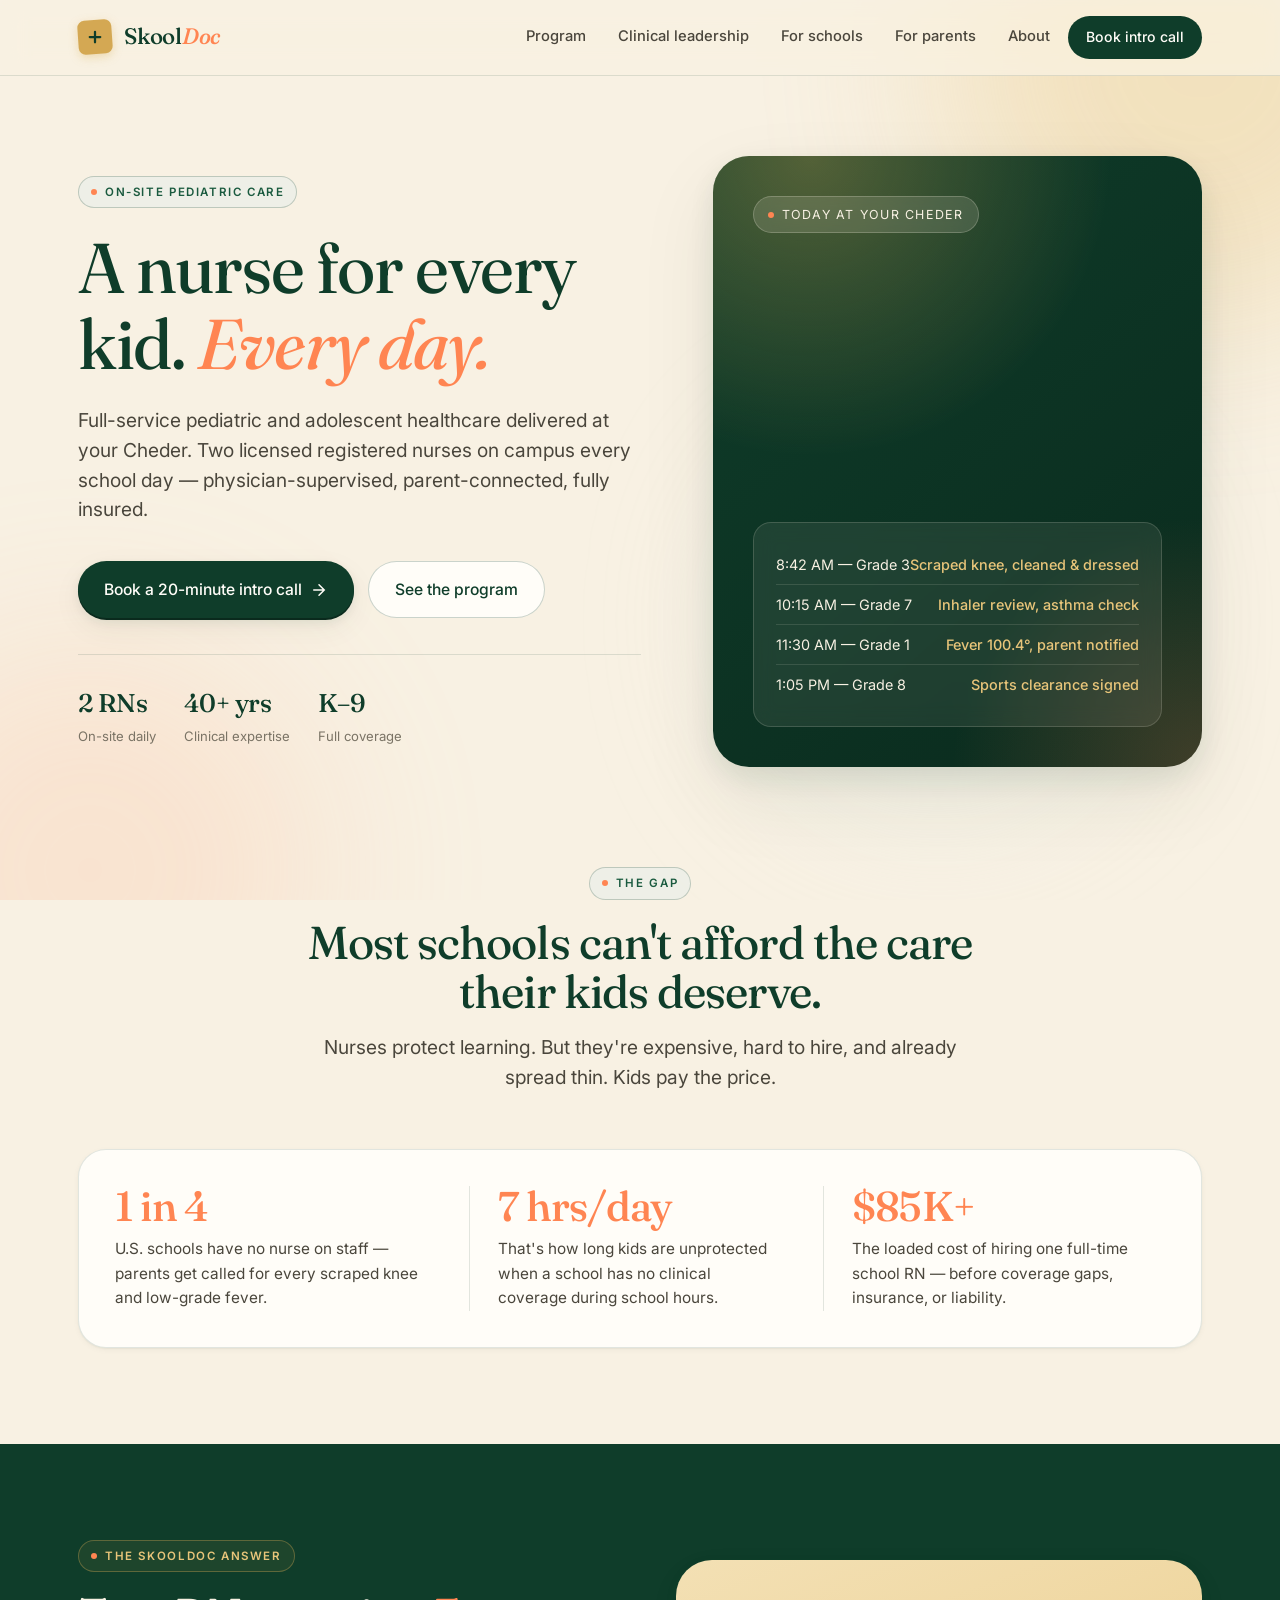
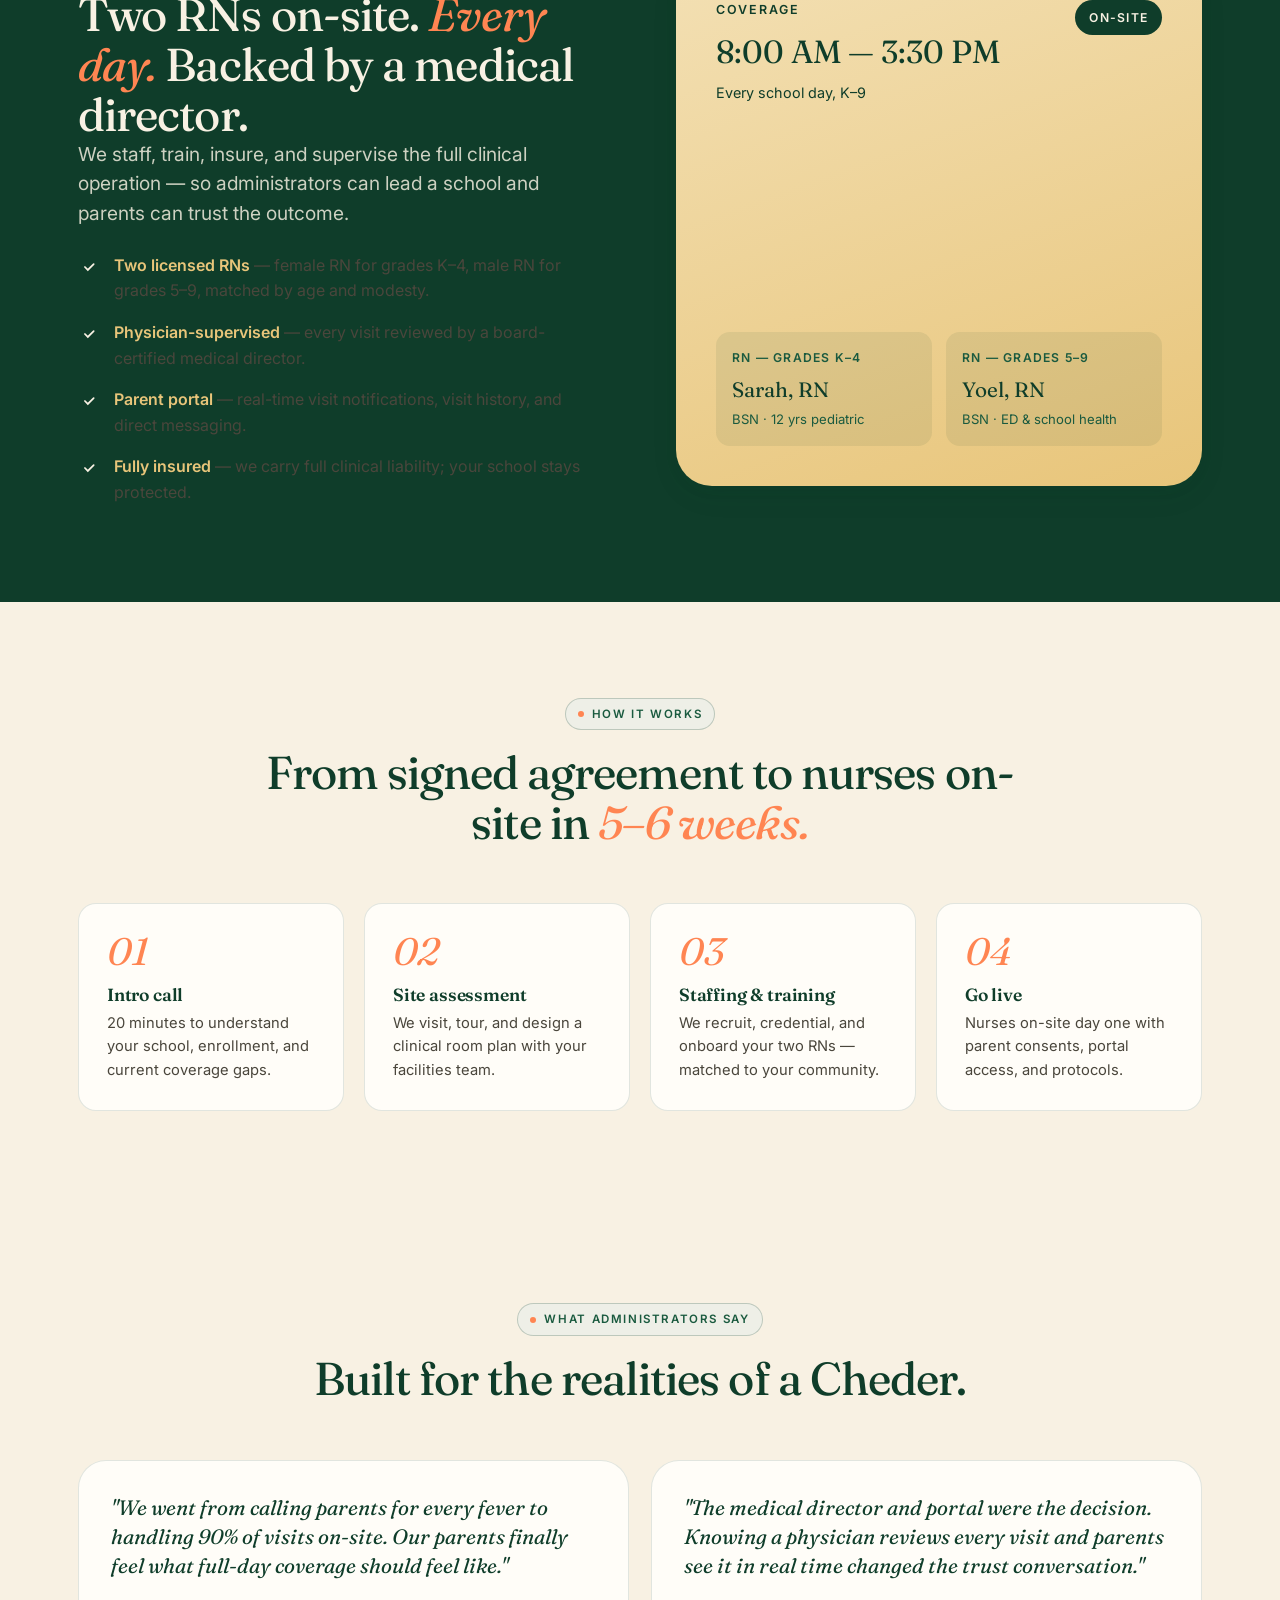
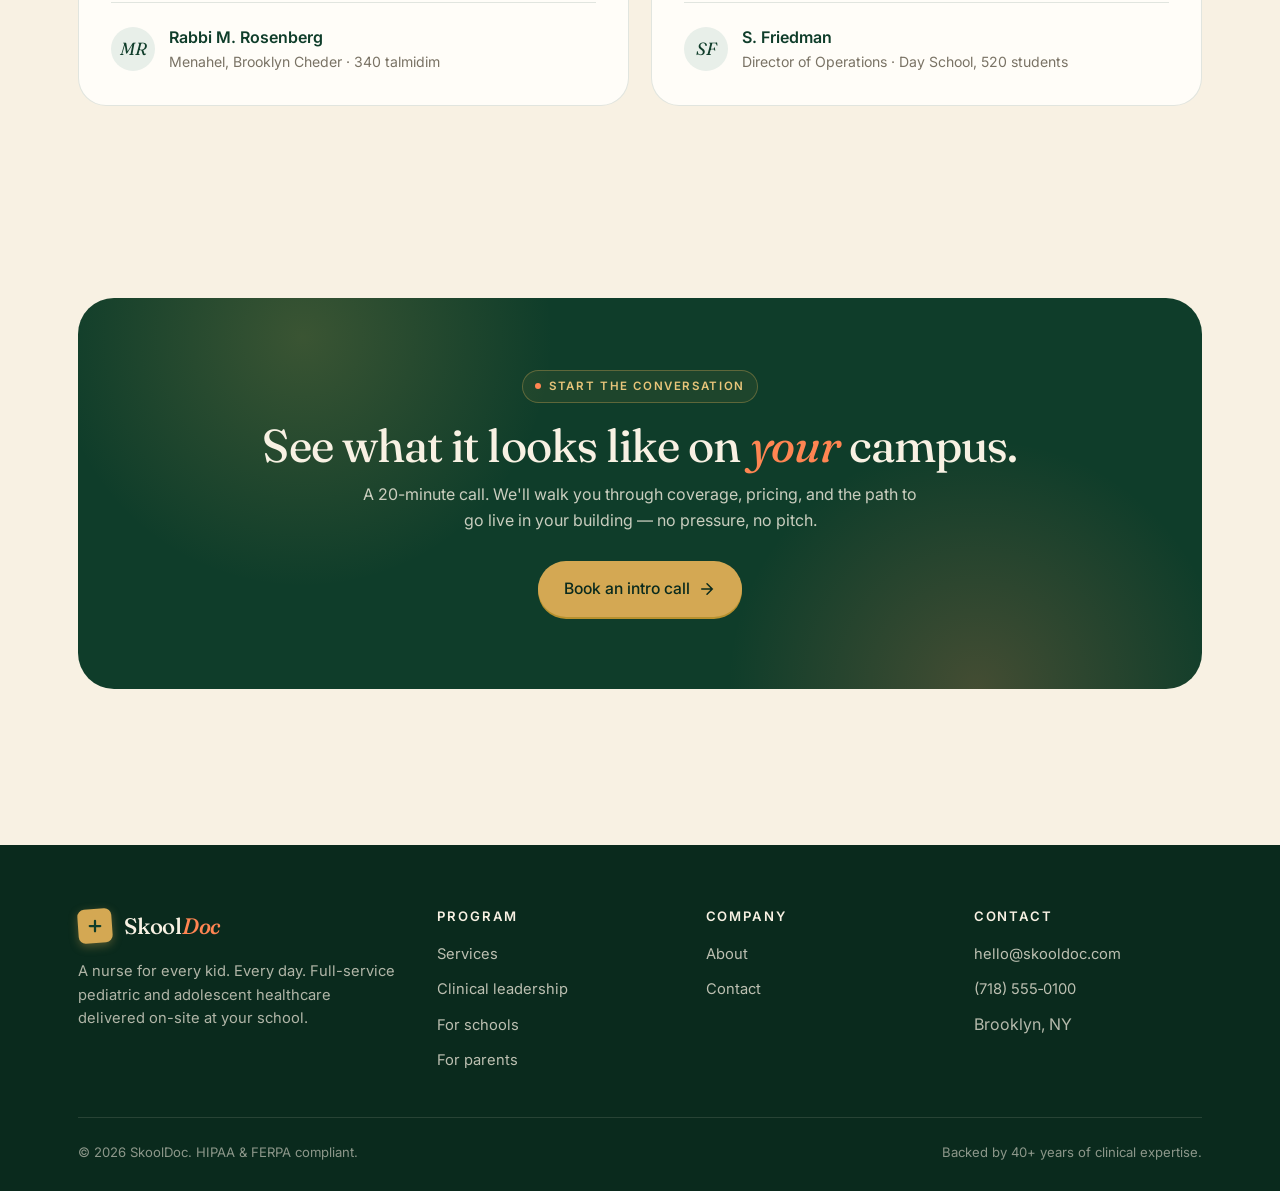
<file: index.html>
<!doctype html>
<html lang="en">
<head>
<meta charset="utf-8">
<meta name="viewport" content="width=device-width,initial-scale=1">
<title>SkoolDoc — A nurse for every kid. Every day.</title>
<meta name="description" content="Full-service pediatric and adolescent healthcare delivered on-site at your school, every day. Two licensed RNs, physician-supervised.">
<link rel="preconnect" href="https://fonts.googleapis.com">
<link rel="preconnect" href="https://fonts.gstatic.com" crossorigin>
<link href="https://fonts.googleapis.com/css2?family=Fraunces:ital,opsz,wght@0,9..144,400;0,9..144,500;0,9..144,600;1,9..144,400;1,9..144,500&family=Inter:wght@400;500;600;700&display=swap" rel="stylesheet">
<link rel="stylesheet" href="styles.css">
</head>
<body>
<div class="page-bg">
  <div class="blob blob-1"></div>
  <div class="blob blob-2"></div>
  <div class="blob blob-3"></div>
</div>

<header class="nav">
  <div class="nav-inner">
    <a class="logo" href="index.html">
      <span class="logo-mark"><svg viewBox="0 0 24 24" fill="none" stroke="#0F3D2A" stroke-width="3" stroke-linecap="round"><path d="M12 5v14M5 12h14"/></svg></span>
      <span class="logo-word">Skool<span class="doc">Doc</span></span>
    </a>
    <button class="nav-toggle" aria-label="Toggle menu" aria-expanded="false">
      <svg width="22" height="22" viewBox="0 0 24 24" fill="none" stroke="currentColor" stroke-width="2" stroke-linecap="round"><path d="M3 6h18M3 12h18M3 18h18"/></svg>
    </button>
    <nav class="nav-links">
      <a class="nav-link" href="program.html">Program</a>
      <a class="nav-link" href="clinical-leadership.html">Clinical leadership</a>
      <a class="nav-link" href="schools.html">For schools</a>
      <a class="nav-link" href="parents.html">For parents</a>
      <a class="nav-link" href="about.html">About</a>
      <a class="nav-cta" href="contact.html">Book intro call</a>
    </nav>
  </div>
</header>

<!-- HERO -->
<section class="hero">
  <div class="container hero-grid">
    <div class="hero-copy reveal">
      <span class="eyebrow">On-site pediatric care</span>
      <h1 style="margin-top:22px">A nurse for every kid. <span class="italic">Every day.</span></h1>
      <p class="lead">Full-service pediatric and adolescent healthcare delivered at your Cheder. Two licensed registered nurses on campus every school day — physician-supervised, parent-connected, fully insured.</p>
      <div class="hero-ctas">
        <a class="btn btn-primary" href="contact.html">Book a 20-minute intro call
          <svg viewBox="0 0 24 24" fill="none" stroke="currentColor" stroke-width="2" stroke-linecap="round"><path d="M5 12h14M12 5l7 7-7 7"/></svg>
        </a>
        <a class="btn btn-secondary" href="program.html">See the program</a>
      </div>
      <div class="hero-proof">
        <div class="proof-item"><span class="proof-num">2 RNs</span><span class="proof-label">On-site daily</span></div>
        <div class="proof-item"><span class="proof-num">40+ yrs</span><span class="proof-label">Clinical expertise</span></div>
        <div class="proof-item"><span class="proof-num">K–9</span><span class="proof-label">Full coverage</span></div>
      </div>
    </div>

    <div class="hero-art reveal">
      <div class="hero-art-inner">
        <span class="hero-badge">Today at your Cheder</span>
        <div class="hero-art-card">
          <div class="row"><span>8:42 AM — Grade 3</span><b>Scraped knee, cleaned & dressed</b></div>
          <div class="row"><span>10:15 AM — Grade 7</span><b>Inhaler review, asthma check</b></div>
          <div class="row"><span>11:30 AM — Grade 1</span><b>Fever 100.4°, parent notified</b></div>
          <div class="row"><span>1:05 PM — Grade 8</span><b>Sports clearance signed</b></div>
        </div>
      </div>
    </div>
  </div>
</section>

<!-- PROBLEM -->
<section class="section" style="padding-top:40px">
  <div class="container">
    <div class="section-header reveal">
      <span class="eyebrow">The gap</span>
      <h2>Most schools can't afford the care their kids deserve.</h2>
      <p class="lead">Nurses protect learning. But they're expensive, hard to hire, and already spread thin. Kids pay the price.</p>
    </div>
    <div class="problem-strip reveal">
      <div class="problem-stat">
        <div class="big">1 in 4</div>
        <p>U.S. schools have no nurse on staff — parents get called for every scraped knee and low-grade fever.</p>
      </div>
      <div class="problem-stat">
        <div class="big">7 hrs/day</div>
        <p>That's how long kids are unprotected when a school has no clinical coverage during school hours.</p>
      </div>
      <div class="problem-stat">
        <div class="big">$85K+</div>
        <p>The loaded cost of hiring one full-time school RN — before coverage gaps, insurance, or liability.</p>
      </div>
    </div>
  </div>
</section>

<!-- SOLUTION -->
<section class="section section-emerald">
  <div class="container">
    <div class="split">
      <div class="reveal">
        <span class="eyebrow">The SkoolDoc answer</span>
        <h2 style="margin-top:18px">Two RNs on-site. <span class="italic">Every day.</span> Backed by a medical director.</h2>
        <p class="lead" style="color:rgba(248,241,227,0.82)">We staff, train, insure, and supervise the full clinical operation — so administrators can lead a school and parents can trust the outcome.</p>
        <ul class="bullets" style="color:rgba(248,241,227,0.85)">
          <li><strong style="color:var(--gold-soft)">Two licensed RNs</strong> — female RN for grades K–4, male RN for grades 5–9, matched by age and modesty.</li>
          <li><strong style="color:var(--gold-soft)">Physician-supervised</strong> — every visit reviewed by a board-certified medical director.</li>
          <li><strong style="color:var(--gold-soft)">Parent portal</strong> — real-time visit notifications, visit history, and direct messaging.</li>
          <li><strong style="color:var(--gold-soft)">Fully insured</strong> — we carry full clinical liability; your school stays protected.</li>
        </ul>
      </div>
      <div class="split-art gold reveal">
        <div class="split-art-inner" style="color:var(--emerald)">
          <div style="display:flex;justify-content:space-between;align-items:flex-start">
            <div>
              <div style="font-size:.78rem;letter-spacing:.14em;text-transform:uppercase;font-weight:600">Coverage</div>
              <div class="serif" style="font-size:2rem;margin-top:6px">8:00 AM — 3:30 PM</div>
              <div style="font-size:.9rem;margin-top:4px">Every school day, K–9</div>
            </div>
            <span style="padding:8px 14px;background:var(--emerald);color:var(--cream);border-radius:999px;font-size:.76rem;letter-spacing:.1em;text-transform:uppercase;font-weight:600">On-site</span>
          </div>
          <div style="display:grid;grid-template-columns:1fr 1fr;gap:14px">
            <div style="background:rgba(15,61,42,0.08);padding:16px;border-radius:14px">
              <div style="font-size:.76rem;color:var(--emerald-soft);font-weight:600;text-transform:uppercase;letter-spacing:.1em">RN — Grades K–4</div>
              <div class="serif" style="font-size:1.3rem;margin-top:6px">Sarah, RN</div>
              <div style="font-size:.82rem;color:var(--emerald-soft);margin-top:2px">BSN · 12 yrs pediatric</div>
            </div>
            <div style="background:rgba(15,61,42,0.08);padding:16px;border-radius:14px">
              <div style="font-size:.76rem;color:var(--emerald-soft);font-weight:600;text-transform:uppercase;letter-spacing:.1em">RN — Grades 5–9</div>
              <div class="serif" style="font-size:1.3rem;margin-top:6px">Yoel, RN</div>
              <div style="font-size:.82rem;color:var(--emerald-soft);margin-top:2px">BSN · ED & school health</div>
            </div>
          </div>
        </div>
      </div>
    </div>
  </div>
</section>

<!-- HOW IT WORKS -->
<section class="section">
  <div class="container">
    <div class="section-header reveal">
      <span class="eyebrow">How it works</span>
      <h2>From signed agreement to nurses on-site in <span class="italic">5–6 weeks.</span></h2>
    </div>
    <div class="steps">
      <div class="step reveal"><span class="num">01</span><h4>Intro call</h4><p>20 minutes to understand your school, enrollment, and current coverage gaps.</p></div>
      <div class="step reveal"><span class="num">02</span><h4>Site assessment</h4><p>We visit, tour, and design a clinical room plan with your facilities team.</p></div>
      <div class="step reveal"><span class="num">03</span><h4>Staffing & training</h4><p>We recruit, credential, and onboard your two RNs — matched to your community.</p></div>
      <div class="step reveal"><span class="num">04</span><h4>Go live</h4><p>Nurses on-site day one with parent consents, portal access, and protocols.</p></div>
    </div>
  </div>
</section>

<!-- SOCIAL PROOF -->
<section class="section">
  <div class="container">
    <div class="section-header reveal">
      <span class="eyebrow">What administrators say</span>
      <h2>Built for the realities of a Cheder.</h2>
    </div>
    <div class="grid-2">
      <div class="card reveal">
        <p class="serif" style="font-size:1.3rem;color:var(--emerald);line-height:1.4;font-style:italic">"We went from calling parents for every fever to handling 90% of visits on-site. Our parents finally feel what full-day coverage should feel like."</p>
        <div style="display:flex;align-items:center;gap:14px;margin-top:22px;padding-top:22px;border-top:1px solid var(--line)">
          <div style="width:44px;height:44px;border-radius:50%;background:var(--emerald-tint);display:grid;place-items:center;color:var(--emerald);font-family:var(--serif);font-size:1.1rem;font-style:italic">MR</div>
          <div>
            <div style="font-weight:600;color:var(--emerald)">Rabbi M. Rosenberg</div>
            <div style="font-size:.88rem;color:var(--muted)">Menahel, Brooklyn Cheder · 340 talmidim</div>
          </div>
        </div>
      </div>
      <div class="card reveal">
        <p class="serif" style="font-size:1.3rem;color:var(--emerald);line-height:1.4;font-style:italic">"The medical director and portal were the decision. Knowing a physician reviews every visit and parents see it in real time changed the trust conversation."</p>
        <div style="display:flex;align-items:center;gap:14px;margin-top:22px;padding-top:22px;border-top:1px solid var(--line)">
          <div style="width:44px;height:44px;border-radius:50%;background:var(--emerald-tint);display:grid;place-items:center;color:var(--emerald);font-family:var(--serif);font-size:1.1rem;font-style:italic">SF</div>
          <div>
            <div style="font-weight:600;color:var(--emerald)">S. Friedman</div>
            <div style="font-size:.88rem;color:var(--muted)">Director of Operations · Day School, 520 students</div>
          </div>
        </div>
      </div>
    </div>
  </div>
</section>

<!-- CTA -->
<section class="section">
  <div class="container">
    <div class="cta-banner reveal">
      <span class="eyebrow" style="color:var(--gold-soft);border-color:rgba(212,168,83,0.35);background:rgba(212,168,83,0.08)">Start the conversation</span>
      <h2 style="margin-top:18px">See what it looks like on <span class="italic">your</span> campus.</h2>
      <p>A 20-minute call. We'll walk you through coverage, pricing, and the path to go live in your building — no pressure, no pitch.</p>
      <a class="btn btn-primary" href="contact.html">Book an intro call
        <svg viewBox="0 0 24 24" fill="none" stroke="currentColor" stroke-width="2" stroke-linecap="round"><path d="M5 12h14M12 5l7 7-7 7"/></svg>
      </a>
    </div>
  </div>
</section>

<footer class="footer">
  <div class="container">
    <div class="footer-grid">
      <div>
        <a class="logo" href="index.html">
          <span class="logo-mark"><svg viewBox="0 0 24 24" fill="none" stroke="#0F3D2A" stroke-width="3" stroke-linecap="round"><path d="M12 5v14M5 12h14"/></svg></span>
          <span class="logo-word">Skool<span class="doc">Doc</span></span>
        </a>
        <p class="footer-about">A nurse for every kid. Every day. Full-service pediatric and adolescent healthcare delivered on-site at your school.</p>
      </div>
      <div><h4>Program</h4><ul>
        <li><a href="program.html">Services</a></li>
        <li><a href="clinical-leadership.html">Clinical leadership</a></li>
        <li><a href="schools.html">For schools</a></li>
        <li><a href="parents.html">For parents</a></li>
      </ul></div>
      <div><h4>Company</h4><ul>
        <li><a href="about.html">About</a></li>
        <li><a href="contact.html">Contact</a></li>
      </ul></div>
      <div><h4>Contact</h4><ul>
        <li><a href="mailto:hello@skooldoc.com">hello@skooldoc.com</a></li>
        <li><a href="tel:+17185550100">(718) 555‑0100</a></li>
        <li>Brooklyn, NY</li>
      </ul></div>
    </div>
    <div class="footer-bottom">
      <span>© 2026 SkoolDoc. HIPAA & FERPA compliant.</span>
      <span>Backed by 40+ years of clinical expertise.</span>
    </div>
  </div>
</footer>

<script src="script.js"></script>
</body>
</html>
</file>
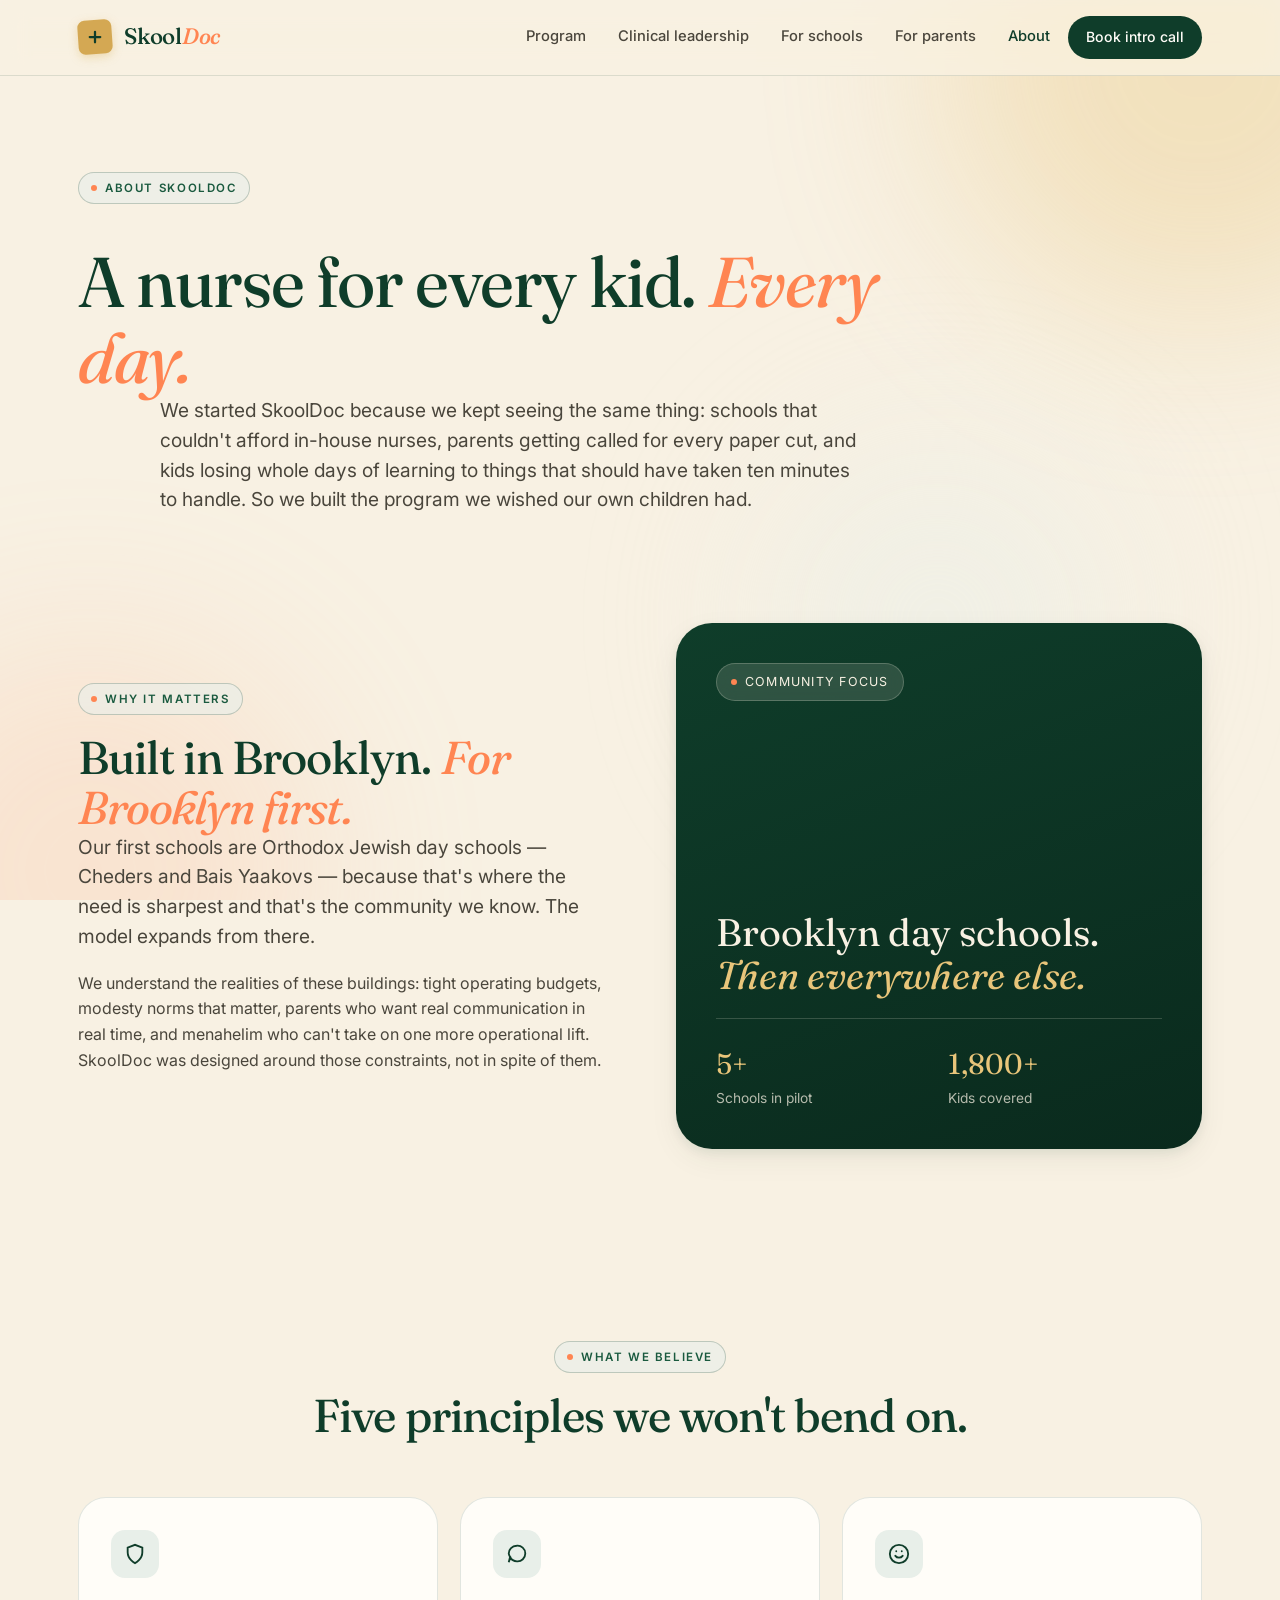
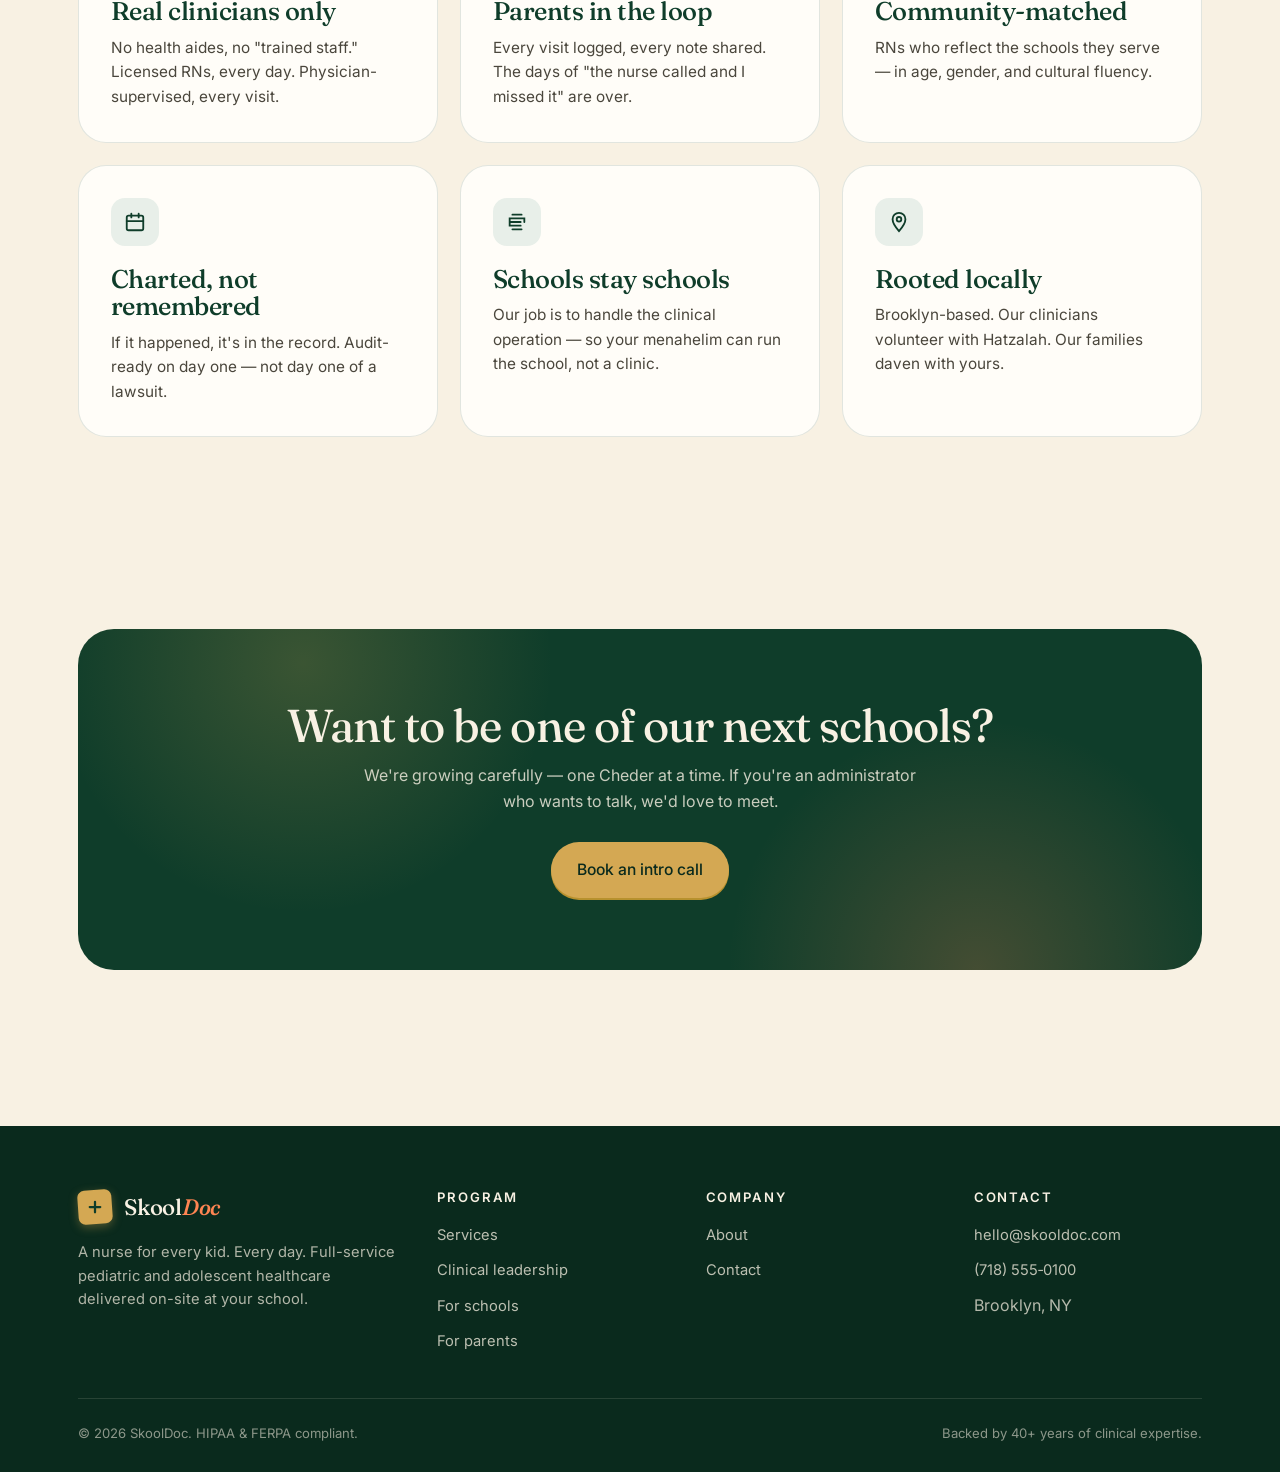
<file: about.html>
<!doctype html>
<html lang="en">
<head>
<meta charset="utf-8">
<meta name="viewport" content="width=device-width,initial-scale=1">
<title>About — SkoolDoc</title>
<meta name="description" content="Why SkoolDoc exists. Built in Brooklyn, for Brooklyn schools first — by people who grew up in these communities.">
<link rel="preconnect" href="https://fonts.googleapis.com">
<link rel="preconnect" href="https://fonts.gstatic.com" crossorigin>
<link href="https://fonts.googleapis.com/css2?family=Fraunces:ital,opsz,wght@0,9..144,400;0,9..144,500;0,9..144,600;1,9..144,400;1,9..144,500&family=Inter:wght@400;500;600;700&display=swap" rel="stylesheet">
<link rel="stylesheet" href="styles.css">
</head>
<body>
<div class="page-bg">
  <div class="blob blob-1"></div>
  <div class="blob blob-2"></div>
  <div class="blob blob-3"></div>
</div>

<header class="nav">
  <div class="nav-inner">
    <a class="logo" href="index.html">
      <span class="logo-mark"><svg viewBox="0 0 24 24" fill="none" stroke="#0F3D2A" stroke-width="3" stroke-linecap="round"><path d="M12 5v14M5 12h14"/></svg></span>
      <span class="logo-word">Skool<span class="doc">Doc</span></span>
    </a>
    <button class="nav-toggle" aria-label="Toggle menu" aria-expanded="false">
      <svg width="22" height="22" viewBox="0 0 24 24" fill="none" stroke="currentColor" stroke-width="2" stroke-linecap="round"><path d="M3 6h18M3 12h18M3 18h18"/></svg>
    </button>
    <nav class="nav-links">
      <a class="nav-link" href="program.html">Program</a>
      <a class="nav-link" href="clinical-leadership.html">Clinical leadership</a>
      <a class="nav-link" href="schools.html">For schools</a>
      <a class="nav-link" href="parents.html">For parents</a>
      <a class="nav-link" href="about.html">About</a>
      <a class="nav-cta" href="contact.html">Book intro call</a>
    </nav>
  </div>
</header>

<!-- Mission -->
<section class="section" style="padding-bottom:32px">
  <div class="container">
    <div class="section-header left reveal" style="max-width:860px">
      <span class="eyebrow">About SkoolDoc</span>
      <h1 style="margin-top:22px">A nurse for every kid. <span class="italic">Every day.</span></h1>
      <p class="lead mt-m">We started SkoolDoc because we kept seeing the same thing: schools that couldn't afford in-house nurses, parents getting called for every paper cut, and kids losing whole days of learning to things that should have taken ten minutes to handle. So we built the program we wished our own children had.</p>
    </div>
  </div>
</section>

<!-- Why it matters -->
<section class="section" style="padding-top:20px">
  <div class="container">
    <div class="split">
      <div class="reveal">
        <span class="eyebrow">Why it matters</span>
        <h2 style="margin-top:18px">Built in Brooklyn. <span class="italic">For Brooklyn first.</span></h2>
        <p class="lead">Our first schools are Orthodox Jewish day schools — Cheders and Bais Yaakovs — because that's where the need is sharpest and that's the community we know. The model expands from there.</p>
        <p>We understand the realities of these buildings: tight operating budgets, modesty norms that matter, parents who want real communication in real time, and menahelim who can't take on one more operational lift. SkoolDoc was designed around those constraints, not in spite of them.</p>
      </div>
      <div class="split-art emerald reveal">
        <div class="split-art-inner">
          <span class="hero-badge">Community focus</span>
          <div>
            <div class="serif" style="font-size:2.4rem;color:var(--cream);line-height:1.1">Brooklyn day schools.</div>
            <div class="serif" style="font-size:2.4rem;color:var(--gold-soft);line-height:1.1;font-style:italic">Then everywhere else.</div>
            <div style="margin-top:22px;padding-top:22px;border-top:1px solid rgba(248,241,227,0.18);display:grid;grid-template-columns:1fr 1fr;gap:18px">
              <div><div style="font-family:var(--serif);font-size:1.8rem;color:var(--gold-soft)">5+</div><div style="font-size:.86rem;color:rgba(248,241,227,0.72)">Schools in pilot</div></div>
              <div><div style="font-family:var(--serif);font-size:1.8rem;color:var(--gold-soft)">1,800+</div><div style="font-size:.86rem;color:rgba(248,241,227,0.72)">Kids covered</div></div>
            </div>
          </div>
        </div>
      </div>
    </div>
  </div>
</section>

<!-- Principles -->
<section class="section">
  <div class="container">
    <div class="section-header reveal">
      <span class="eyebrow">What we believe</span>
      <h2>Five principles we won't bend on.</h2>
    </div>
    <div class="grid-3">
      <div class="card reveal">
        <div class="card-icon"><svg viewBox="0 0 24 24" fill="none" stroke="currentColor" stroke-width="2" stroke-linecap="round"><path d="M12 22s8-4 8-12V5l-8-3-8 3v5c0 8 8 12 8 12z"/></svg></div>
        <h3>Real clinicians only</h3>
        <p>No health aides, no "trained staff." Licensed RNs, every day. Physician-supervised, every visit.</p>
      </div>
      <div class="card reveal">
        <div class="card-icon"><svg viewBox="0 0 24 24" fill="none" stroke="currentColor" stroke-width="2" stroke-linecap="round"><path d="M21 11.5a8.38 8.38 0 01-9 8.5 8.5 8.5 0 01-7.6-4.7L3 21l1.9-5.4A8.38 8.38 0 013 11.5a8.5 8.5 0 018.5-8.5 8.38 8.38 0 019.5 8.5z"/></svg></div>
        <h3>Parents in the loop</h3>
        <p>Every visit logged, every note shared. The days of "the nurse called and I missed it" are over.</p>
      </div>
      <div class="card reveal">
        <div class="card-icon"><svg viewBox="0 0 24 24" fill="none" stroke="currentColor" stroke-width="2" stroke-linecap="round"><circle cx="12" cy="12" r="10"/><path d="M8 14s1.5 2 4 2 4-2 4-2M9 9h.01M15 9h.01"/></svg></div>
        <h3>Community-matched</h3>
        <p>RNs who reflect the schools they serve — in age, gender, and cultural fluency.</p>
      </div>
      <div class="card reveal">
        <div class="card-icon"><svg viewBox="0 0 24 24" fill="none" stroke="currentColor" stroke-width="2" stroke-linecap="round"><rect x="3" y="5" width="18" height="16" rx="2"/><path d="M8 3v4M16 3v4M3 11h18"/></svg></div>
        <h3>Charted, not remembered</h3>
        <p>If it happened, it's in the record. Audit-ready on day one — not day one of a lawsuit.</p>
      </div>
      <div class="card reveal">
        <div class="card-icon"><svg viewBox="0 0 24 24" fill="none" stroke="currentColor" stroke-width="2" stroke-linecap="round"><path d="M20 12V8H4v8h12M4 12h12M7 4h10M7 20h10"/></svg></div>
        <h3>Schools stay schools</h3>
        <p>Our job is to handle the clinical operation — so your menahelim can run the school, not a clinic.</p>
      </div>
      <div class="card reveal">
        <div class="card-icon"><svg viewBox="0 0 24 24" fill="none" stroke="currentColor" stroke-width="2" stroke-linecap="round"><path d="M12 2a7 7 0 00-7 7c0 5 7 13 7 13s7-8 7-13a7 7 0 00-7-7z"/><circle cx="12" cy="9" r="2.5"/></svg></div>
        <h3>Rooted locally</h3>
        <p>Brooklyn-based. Our clinicians volunteer with Hatzalah. Our families daven with yours.</p>
      </div>
    </div>
  </div>
</section>

<!-- CTA -->
<section class="section">
  <div class="container">
    <div class="cta-banner reveal">
      <h2>Want to be one of our next schools?</h2>
      <p>We're growing carefully — one Cheder at a time. If you're an administrator who wants to talk, we'd love to meet.</p>
      <a class="btn btn-primary" href="contact.html">Book an intro call</a>
    </div>
  </div>
</section>

<footer class="footer">
  <div class="container">
    <div class="footer-grid">
      <div>
        <a class="logo" href="index.html">
          <span class="logo-mark"><svg viewBox="0 0 24 24" fill="none" stroke="#0F3D2A" stroke-width="3" stroke-linecap="round"><path d="M12 5v14M5 12h14"/></svg></span>
          <span class="logo-word">Skool<span class="doc">Doc</span></span>
        </a>
        <p class="footer-about">A nurse for every kid. Every day. Full-service pediatric and adolescent healthcare delivered on-site at your school.</p>
      </div>
      <div><h4>Program</h4><ul>
        <li><a href="program.html">Services</a></li>
        <li><a href="clinical-leadership.html">Clinical leadership</a></li>
        <li><a href="schools.html">For schools</a></li>
        <li><a href="parents.html">For parents</a></li>
      </ul></div>
      <div><h4>Company</h4><ul>
        <li><a href="about.html">About</a></li>
        <li><a href="contact.html">Contact</a></li>
      </ul></div>
      <div><h4>Contact</h4><ul>
        <li><a href="mailto:hello@skooldoc.com">hello@skooldoc.com</a></li>
        <li><a href="tel:+17185550100">(718) 555‑0100</a></li>
        <li>Brooklyn, NY</li>
      </ul></div>
    </div>
    <div class="footer-bottom">
      <span>© 2026 SkoolDoc. HIPAA & FERPA compliant.</span>
      <span>Backed by 40+ years of clinical expertise.</span>
    </div>
  </div>
</footer>

<script src="script.js"></script>
</body>
</html>
</file>
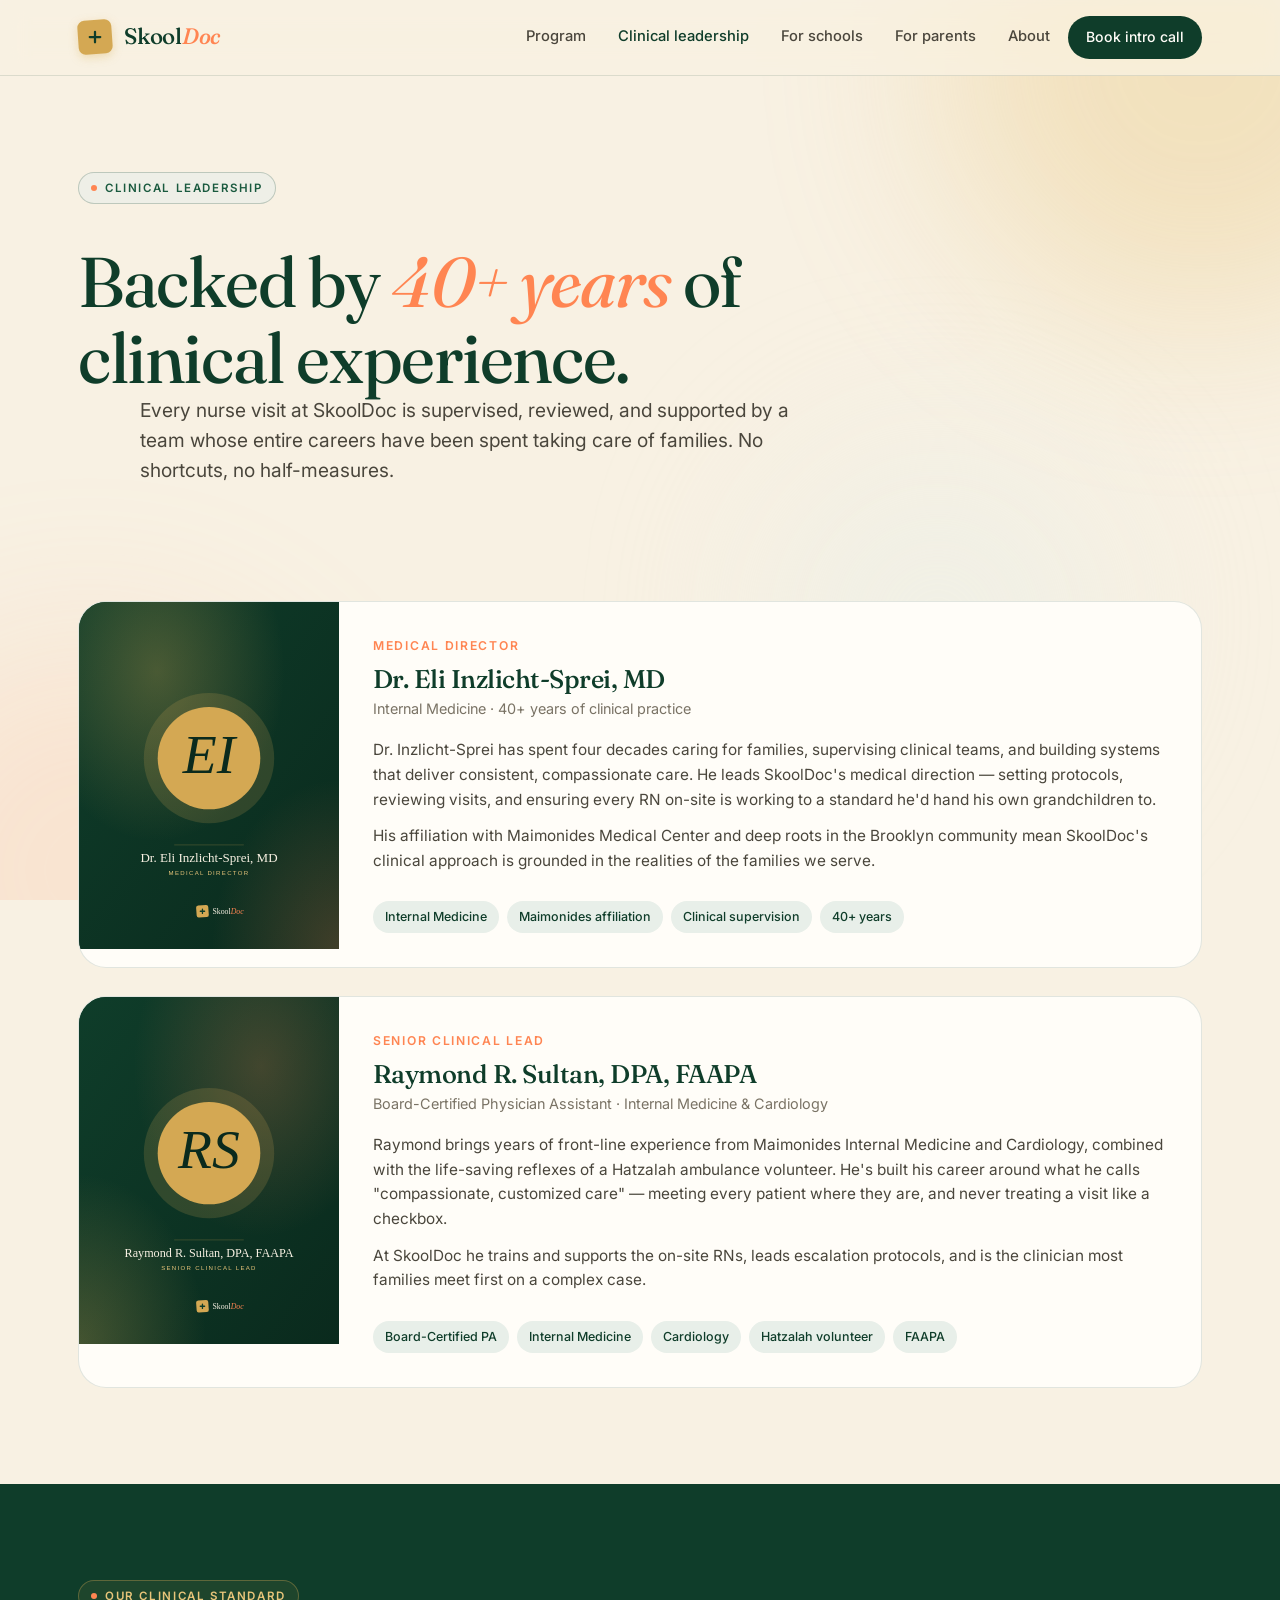
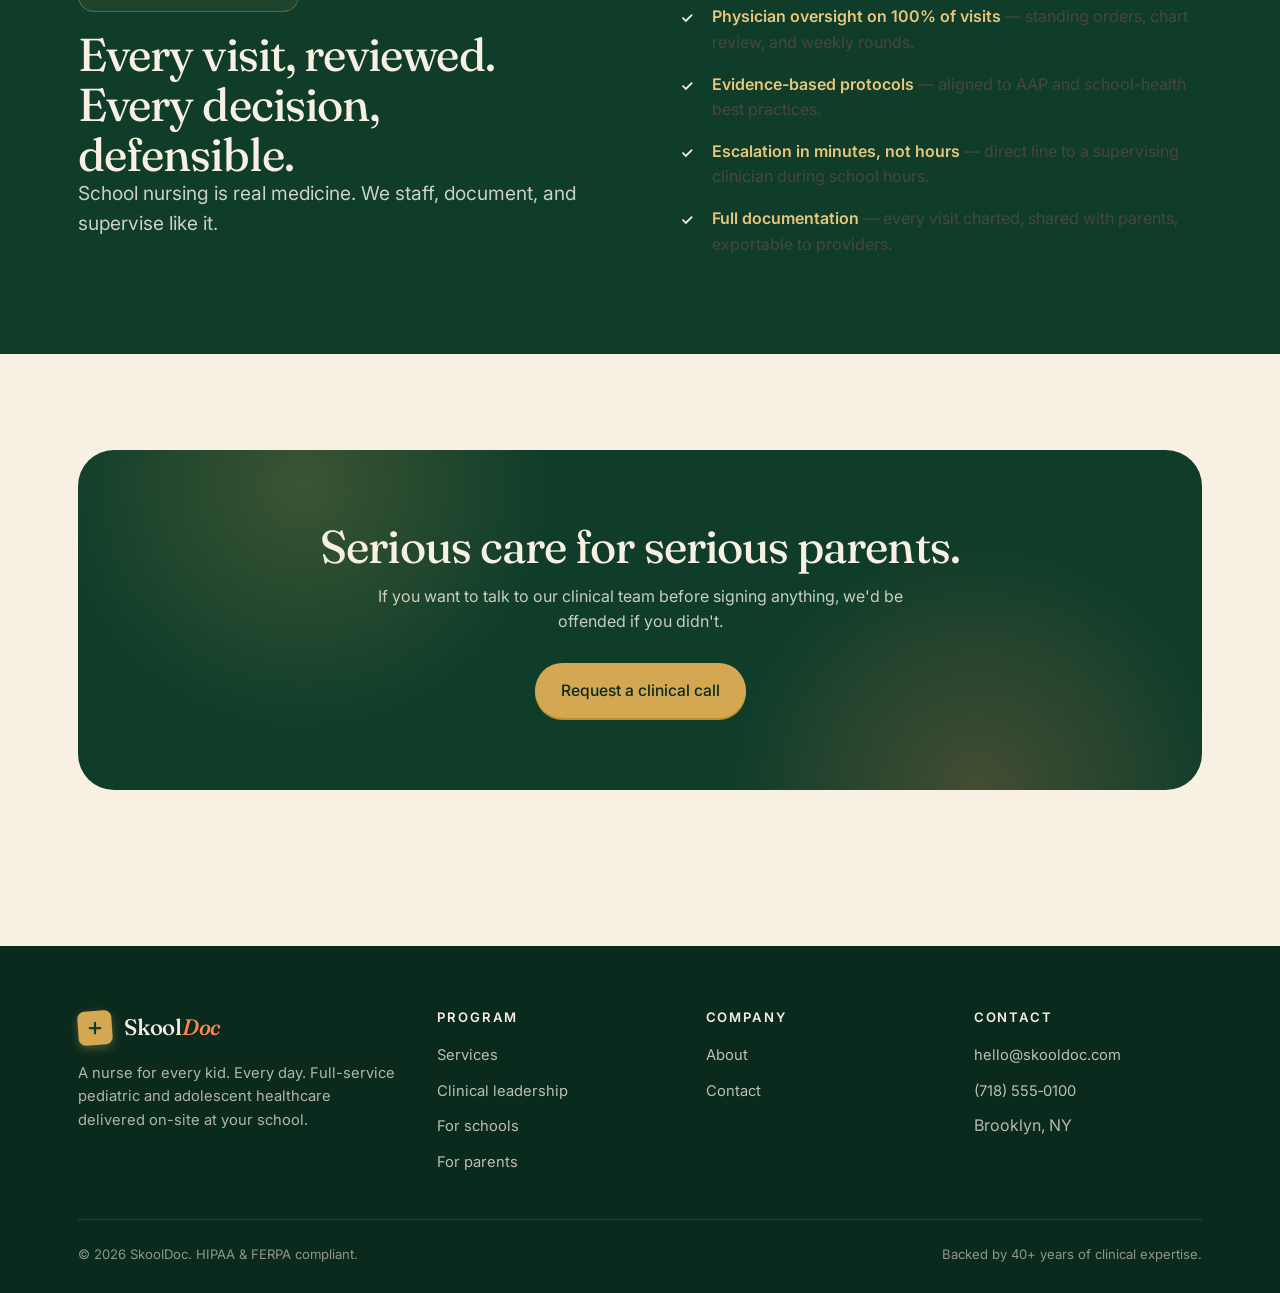
<file: clinical-leadership.html>
<!doctype html>
<html lang="en">
<head>
<meta charset="utf-8">
<meta name="viewport" content="width=device-width,initial-scale=1">
<title>Clinical leadership — SkoolDoc</title>
<meta name="description" content="Backed by 40+ years of clinical experience. Meet the medical director and physician assistant supervising every visit at SkoolDoc.">
<link rel="preconnect" href="https://fonts.googleapis.com">
<link rel="preconnect" href="https://fonts.gstatic.com" crossorigin>
<link href="https://fonts.googleapis.com/css2?family=Fraunces:ital,opsz,wght@0,9..144,400;0,9..144,500;0,9..144,600;1,9..144,400;1,9..144,500&family=Inter:wght@400;500;600;700&display=swap" rel="stylesheet">
<link rel="stylesheet" href="styles.css">
</head>
<body>
<div class="page-bg">
  <div class="blob blob-1"></div>
  <div class="blob blob-2"></div>
  <div class="blob blob-3"></div>
</div>

<header class="nav">
  <div class="nav-inner">
    <a class="logo" href="index.html">
      <span class="logo-mark"><svg viewBox="0 0 24 24" fill="none" stroke="#0F3D2A" stroke-width="3" stroke-linecap="round"><path d="M12 5v14M5 12h14"/></svg></span>
      <span class="logo-word">Skool<span class="doc">Doc</span></span>
    </a>
    <button class="nav-toggle" aria-label="Toggle menu" aria-expanded="false">
      <svg width="22" height="22" viewBox="0 0 24 24" fill="none" stroke="currentColor" stroke-width="2" stroke-linecap="round"><path d="M3 6h18M3 12h18M3 18h18"/></svg>
    </button>
    <nav class="nav-links">
      <a class="nav-link" href="program.html">Program</a>
      <a class="nav-link" href="clinical-leadership.html">Clinical leadership</a>
      <a class="nav-link" href="schools.html">For schools</a>
      <a class="nav-link" href="parents.html">For parents</a>
      <a class="nav-link" href="about.html">About</a>
      <a class="nav-cta" href="contact.html">Book intro call</a>
    </nav>
  </div>
</header>

<!-- Page hero -->
<section class="section" style="padding-bottom:40px">
  <div class="container">
    <div class="section-header left reveal" style="max-width:820px">
      <span class="eyebrow">Clinical leadership</span>
      <h1 style="margin-top:22px">Backed by <span class="italic">40+ years</span> of clinical experience.</h1>
      <p class="lead mt-m">Every nurse visit at SkoolDoc is supervised, reviewed, and supported by a team whose entire careers have been spent taking care of families. No shortcuts, no half-measures.</p>
    </div>
  </div>
</section>

<!-- Bios -->
<section class="section" style="padding-top:20px">
  <div class="container" style="display:grid;gap:28px">

    <article class="bio reveal">
      <div class="bio-photo">
        <img src="./images/eli-inzlicht.svg" alt="Dr. Eli Inzlicht-Sprei, MD" onerror="this.style.display='none';this.nextElementSibling.style.display='grid'">
        <div class="fallback" style="display:none">EI</div>
      </div>
      <div class="bio-body">
        <div class="bio-role">Medical director</div>
        <h3>Dr. Eli Inzlicht-Sprei, MD</h3>
        <div class="credentials">Internal Medicine · 40+ years of clinical practice</div>
        <p>Dr. Inzlicht-Sprei has spent four decades caring for families, supervising clinical teams, and building systems that deliver consistent, compassionate care. He leads SkoolDoc's medical direction — setting protocols, reviewing visits, and ensuring every RN on-site is working to a standard he'd hand his own grandchildren to.</p>
        <p>His affiliation with Maimonides Medical Center and deep roots in the Brooklyn community mean SkoolDoc's clinical approach is grounded in the realities of the families we serve.</p>
        <div class="tags">
          <span class="tag">Internal Medicine</span>
          <span class="tag">Maimonides affiliation</span>
          <span class="tag">Clinical supervision</span>
          <span class="tag">40+ years</span>
        </div>
      </div>
    </article>

    <article class="bio reveal">
      <div class="bio-photo">
        <img src="./images/raymond-sultan.svg" alt="Raymond R. Sultan, DPA, FAAPA" onerror="this.style.display='none';this.nextElementSibling.style.display='grid'">
        <div class="fallback" style="display:none">RS</div>
      </div>
      <div class="bio-body">
        <div class="bio-role">Senior clinical lead</div>
        <h3>Raymond R. Sultan, DPA, FAAPA</h3>
        <div class="credentials">Board-Certified Physician Assistant · Internal Medicine &amp; Cardiology</div>
        <p>Raymond brings years of front-line experience from Maimonides Internal Medicine and Cardiology, combined with the life-saving reflexes of a Hatzalah ambulance volunteer. He's built his career around what he calls "compassionate, customized care" — meeting every patient where they are, and never treating a visit like a checkbox.</p>
        <p>At SkoolDoc he trains and supports the on-site RNs, leads escalation protocols, and is the clinician most families meet first on a complex case.</p>
        <div class="tags">
          <span class="tag">Board-Certified PA</span>
          <span class="tag">Internal Medicine</span>
          <span class="tag">Cardiology</span>
          <span class="tag">Hatzalah volunteer</span>
          <span class="tag">FAAPA</span>
        </div>
      </div>
    </article>

  </div>
</section>

<!-- Philosophy -->
<section class="section section-emerald">
  <div class="container">
    <div class="split">
      <div class="reveal">
        <span class="eyebrow">Our clinical standard</span>
        <h2 style="margin-top:18px">Every visit, reviewed. Every decision, defensible.</h2>
        <p class="lead" style="color:rgba(248,241,227,0.82)">School nursing is real medicine. We staff, document, and supervise like it.</p>
      </div>
      <div class="reveal">
        <ul class="bullets" style="color:rgba(248,241,227,0.85)">
          <li><strong style="color:var(--gold-soft)">Physician oversight on 100% of visits</strong> — standing orders, chart review, and weekly rounds.</li>
          <li><strong style="color:var(--gold-soft)">Evidence-based protocols</strong> — aligned to AAP and school-health best practices.</li>
          <li><strong style="color:var(--gold-soft)">Escalation in minutes, not hours</strong> — direct line to a supervising clinician during school hours.</li>
          <li><strong style="color:var(--gold-soft)">Full documentation</strong> — every visit charted, shared with parents, exportable to providers.</li>
        </ul>
      </div>
    </div>
  </div>
</section>

<!-- CTA -->
<section class="section">
  <div class="container">
    <div class="cta-banner reveal">
      <h2>Serious care for serious parents.</h2>
      <p>If you want to talk to our clinical team before signing anything, we'd be offended if you didn't.</p>
      <a class="btn btn-primary" href="contact.html">Request a clinical call</a>
    </div>
  </div>
</section>

<footer class="footer">
  <div class="container">
    <div class="footer-grid">
      <div>
        <a class="logo" href="index.html">
          <span class="logo-mark"><svg viewBox="0 0 24 24" fill="none" stroke="#0F3D2A" stroke-width="3" stroke-linecap="round"><path d="M12 5v14M5 12h14"/></svg></span>
          <span class="logo-word">Skool<span class="doc">Doc</span></span>
        </a>
        <p class="footer-about">A nurse for every kid. Every day. Full-service pediatric and adolescent healthcare delivered on-site at your school.</p>
      </div>
      <div><h4>Program</h4><ul>
        <li><a href="program.html">Services</a></li>
        <li><a href="clinical-leadership.html">Clinical leadership</a></li>
        <li><a href="schools.html">For schools</a></li>
        <li><a href="parents.html">For parents</a></li>
      </ul></div>
      <div><h4>Company</h4><ul>
        <li><a href="about.html">About</a></li>
        <li><a href="contact.html">Contact</a></li>
      </ul></div>
      <div><h4>Contact</h4><ul>
        <li><a href="mailto:hello@skooldoc.com">hello@skooldoc.com</a></li>
        <li><a href="tel:+17185550100">(718) 555‑0100</a></li>
        <li>Brooklyn, NY</li>
      </ul></div>
    </div>
    <div class="footer-bottom">
      <span>© 2026 SkoolDoc. HIPAA & FERPA compliant.</span>
      <span>Backed by 40+ years of clinical expertise.</span>
    </div>
  </div>
</footer>

<script src="script.js"></script>
</body>
</html>
</file>
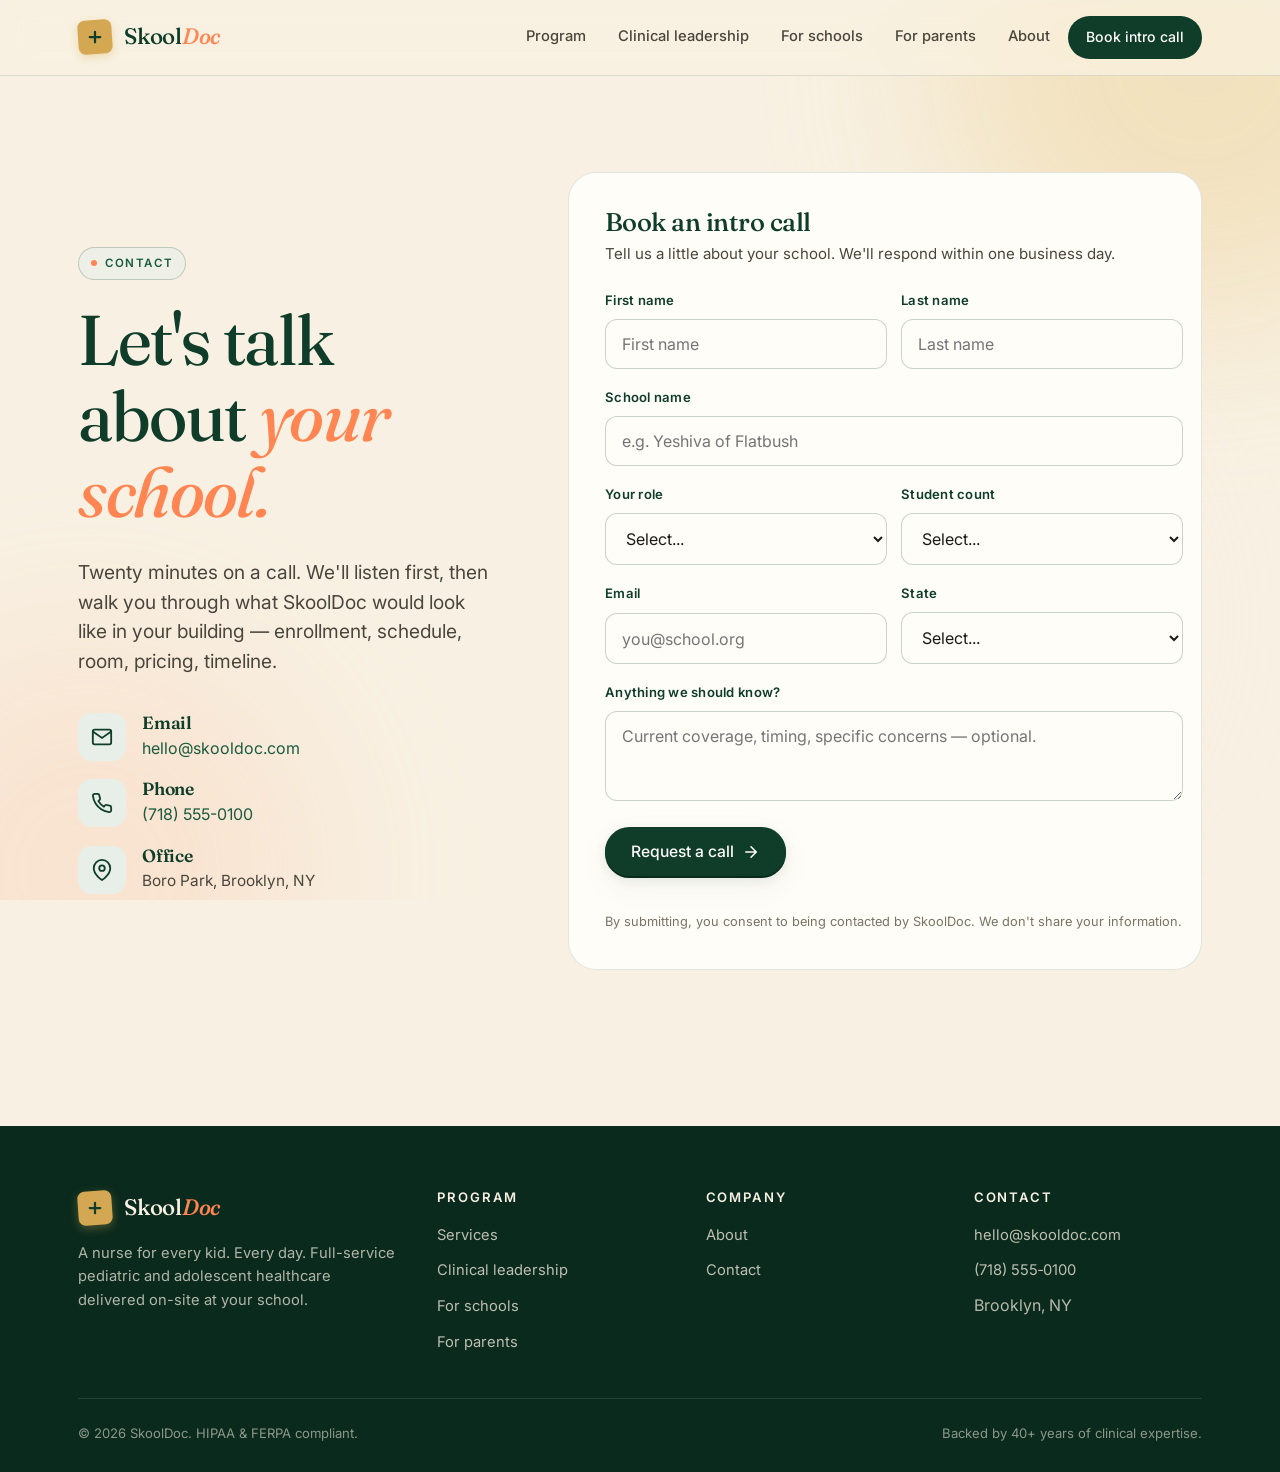
<file: contact.html>
<!doctype html>
<html lang="en">
<head>
<meta charset="utf-8">
<meta name="viewport" content="width=device-width,initial-scale=1">
<title>Contact — SkoolDoc</title>
<meta name="description" content="Book a 20-minute intro call with SkoolDoc. We'll walk your school through coverage, pricing, and the path to nurses on-site.">
<link rel="preconnect" href="https://fonts.googleapis.com">
<link rel="preconnect" href="https://fonts.gstatic.com" crossorigin>
<link href="https://fonts.googleapis.com/css2?family=Fraunces:ital,opsz,wght@0,9..144,400;0,9..144,500;0,9..144,600;1,9..144,400;1,9..144,500&family=Inter:wght@400;500;600;700&display=swap" rel="stylesheet">
<link rel="stylesheet" href="styles.css">
</head>
<body>
<div class="page-bg">
  <div class="blob blob-1"></div>
  <div class="blob blob-2"></div>
  <div class="blob blob-3"></div>
</div>

<header class="nav">
  <div class="nav-inner">
    <a class="logo" href="index.html">
      <span class="logo-mark"><svg viewBox="0 0 24 24" fill="none" stroke="#0F3D2A" stroke-width="3" stroke-linecap="round"><path d="M12 5v14M5 12h14"/></svg></span>
      <span class="logo-word">Skool<span class="doc">Doc</span></span>
    </a>
    <button class="nav-toggle" aria-label="Toggle menu" aria-expanded="false">
      <svg width="22" height="22" viewBox="0 0 24 24" fill="none" stroke="currentColor" stroke-width="2" stroke-linecap="round"><path d="M3 6h18M3 12h18M3 18h18"/></svg>
    </button>
    <nav class="nav-links">
      <a class="nav-link" href="program.html">Program</a>
      <a class="nav-link" href="clinical-leadership.html">Clinical leadership</a>
      <a class="nav-link" href="schools.html">For schools</a>
      <a class="nav-link" href="parents.html">For parents</a>
      <a class="nav-link" href="about.html">About</a>
      <a class="nav-cta" href="contact.html">Book intro call</a>
    </nav>
  </div>
</header>

<!-- Contact split -->
<section class="section">
  <div class="container">
    <div class="split">
      <div class="reveal">
        <span class="eyebrow">Contact</span>
        <h1 style="margin-top:22px">Let's talk about <span class="italic">your school.</span></h1>
        <p class="lead mt-m">Twenty minutes on a call. We'll listen first, then walk you through what SkoolDoc would look like in your building — enrollment, schedule, room, pricing, timeline.</p>

        <div style="display:grid;gap:18px;margin-top:36px">
          <div style="display:flex;gap:16px;align-items:flex-start">
            <div class="card-icon" style="flex-shrink:0;margin:0"><svg viewBox="0 0 24 24" fill="none" stroke="currentColor" stroke-width="2" stroke-linecap="round"><path d="M4 4h16c1.1 0 2 .9 2 2v12c0 1.1-.9 2-2 2H4c-1.1 0-2-.9-2-2V6c0-1.1.9-2 2-2z"/><path d="M22 6l-10 7L2 6"/></svg></div>
            <div>
              <h4 style="margin-bottom:4px">Email</h4>
              <a href="mailto:hello@skooldoc.com" style="color:var(--emerald-soft)">hello@skooldoc.com</a>
            </div>
          </div>
          <div style="display:flex;gap:16px;align-items:flex-start">
            <div class="card-icon" style="flex-shrink:0;margin:0"><svg viewBox="0 0 24 24" fill="none" stroke="currentColor" stroke-width="2" stroke-linecap="round"><path d="M22 16.92v3a2 2 0 01-2.18 2 19.79 19.79 0 01-8.63-3.07 19.5 19.5 0 01-6-6 19.79 19.79 0 01-3.07-8.67A2 2 0 014.11 2h3a2 2 0 012 1.72 12.84 12.84 0 00.7 2.81 2 2 0 01-.45 2.11L8.09 9.91a16 16 0 006 6l1.27-1.27a2 2 0 012.11-.45 12.84 12.84 0 002.81.7A2 2 0 0122 16.92z"/></svg></div>
            <div>
              <h4 style="margin-bottom:4px">Phone</h4>
              <a href="tel:+17185550100" style="color:var(--emerald-soft)">(718) 555-0100</a>
            </div>
          </div>
          <div style="display:flex;gap:16px;align-items:flex-start">
            <div class="card-icon" style="flex-shrink:0;margin:0"><svg viewBox="0 0 24 24" fill="none" stroke="currentColor" stroke-width="2" stroke-linecap="round"><path d="M21 10c0 7-9 13-9 13s-9-6-9-13a9 9 0 0118 0z"/><circle cx="12" cy="10" r="3"/></svg></div>
            <div>
              <h4 style="margin-bottom:4px">Office</h4>
              <p style="margin:0;color:var(--ink-soft);font-size:.96rem">Boro Park, Brooklyn, NY</p>
            </div>
          </div>
        </div>
      </div>

      <div class="reveal">
        <div class="card" style="padding:36px">
          <h3 style="margin-bottom:6px">Book an intro call</h3>
          <p style="margin-bottom:24px;font-size:.94rem">Tell us a little about your school. We'll respond within one business day.</p>

          <form class="form" data-demo>
            <div class="field-row">
              <div class="field">
                <label for="first">First name</label>
                <input id="first" name="first" type="text" required placeholder="First name">
              </div>
              <div class="field">
                <label for="last">Last name</label>
                <input id="last" name="last" type="text" required placeholder="Last name">
              </div>
            </div>
            <div class="field">
              <label for="school">School name</label>
              <input id="school" name="school" type="text" required placeholder="e.g. Yeshiva of Flatbush">
            </div>
            <div class="field-row">
              <div class="field">
                <label for="role">Your role</label>
                <select id="role" name="role" required>
                  <option value="">Select...</option>
                  <option>Menahel / Principal</option>
                  <option>Director of Operations</option>
                  <option>Board Member</option>
                  <option>Parent</option>
                  <option>Other</option>
                </select>
              </div>
              <div class="field">
                <label for="enrollment">Student count</label>
                <select id="enrollment" name="enrollment">
                  <option value="">Select...</option>
                  <option>Under 150</option>
                  <option>150 – 300</option>
                  <option>300 – 500</option>
                  <option>500 – 800</option>
                  <option>800+</option>
                </select>
              </div>
            </div>
            <div class="field-row">
              <div class="field">
                <label for="email">Email</label>
                <input id="email" name="email" type="email" required placeholder="you@school.org">
              </div>
              <div class="field">
                <label for="state">State</label>
                <select id="state" name="state">
                  <option value="">Select...</option>
                  <option>New York</option>
                  <option>New Jersey</option>
                  <option>Pennsylvania</option>
                  <option>Florida</option>
                  <option>California</option>
                  <option>Other</option>
                </select>
              </div>
            </div>
            <div class="field">
              <label for="notes">Anything we should know?</label>
              <textarea id="notes" name="notes" rows="3" placeholder="Current coverage, timing, specific concerns — optional."></textarea>
            </div>
            <button type="submit" class="btn btn-primary" style="justify-self:start;margin-top:8px">Request a call
              <svg viewBox="0 0 24 24" fill="none" stroke="currentColor" stroke-width="2" stroke-linecap="round"><path d="M5 12h14M12 5l7 7-7 7"/></svg>
            </button>
            <p class="form-status" style="font-size:.88rem;margin:0"></p>
            <p style="font-size:.8rem;color:var(--muted);margin:0">By submitting, you consent to being contacted by SkoolDoc. We don't share your information.</p>
          </form>
        </div>
      </div>
    </div>
  </div>
</section>

<footer class="footer">
  <div class="container">
    <div class="footer-grid">
      <div>
        <a class="logo" href="index.html">
          <span class="logo-mark"><svg viewBox="0 0 24 24" fill="none" stroke="#0F3D2A" stroke-width="3" stroke-linecap="round"><path d="M12 5v14M5 12h14"/></svg></span>
          <span class="logo-word">Skool<span class="doc">Doc</span></span>
        </a>
        <p class="footer-about">A nurse for every kid. Every day. Full-service pediatric and adolescent healthcare delivered on-site at your school.</p>
      </div>
      <div><h4>Program</h4><ul>
        <li><a href="program.html">Services</a></li>
        <li><a href="clinical-leadership.html">Clinical leadership</a></li>
        <li><a href="schools.html">For schools</a></li>
        <li><a href="parents.html">For parents</a></li>
      </ul></div>
      <div><h4>Company</h4><ul>
        <li><a href="about.html">About</a></li>
        <li><a href="contact.html">Contact</a></li>
      </ul></div>
      <div><h4>Contact</h4><ul>
        <li><a href="mailto:hello@skooldoc.com">hello@skooldoc.com</a></li>
        <li><a href="tel:+17185550100">(718) 555‑0100</a></li>
        <li>Brooklyn, NY</li>
      </ul></div>
    </div>
    <div class="footer-bottom">
      <span>© 2026 SkoolDoc. HIPAA & FERPA compliant.</span>
      <span>Backed by 40+ years of clinical expertise.</span>
    </div>
  </div>
</footer>

<script src="script.js"></script>
</body>
</html>
</file>
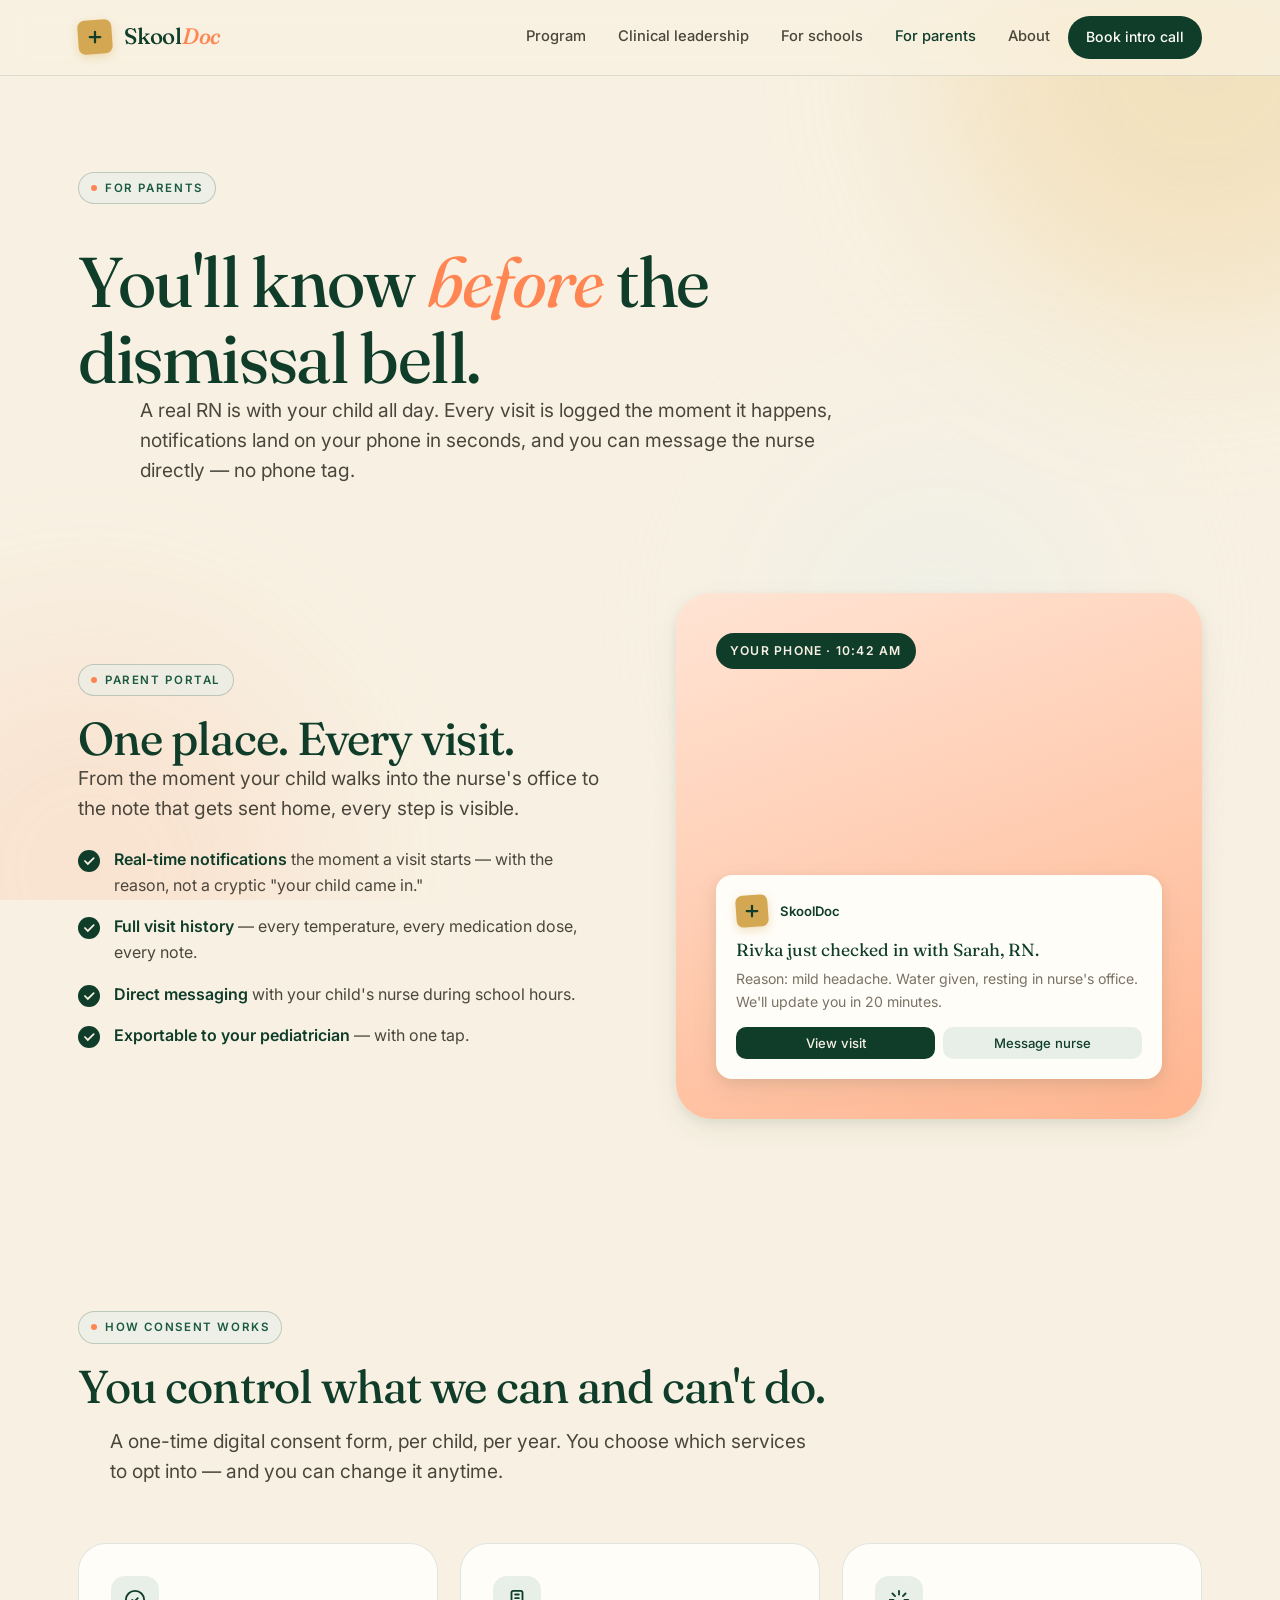
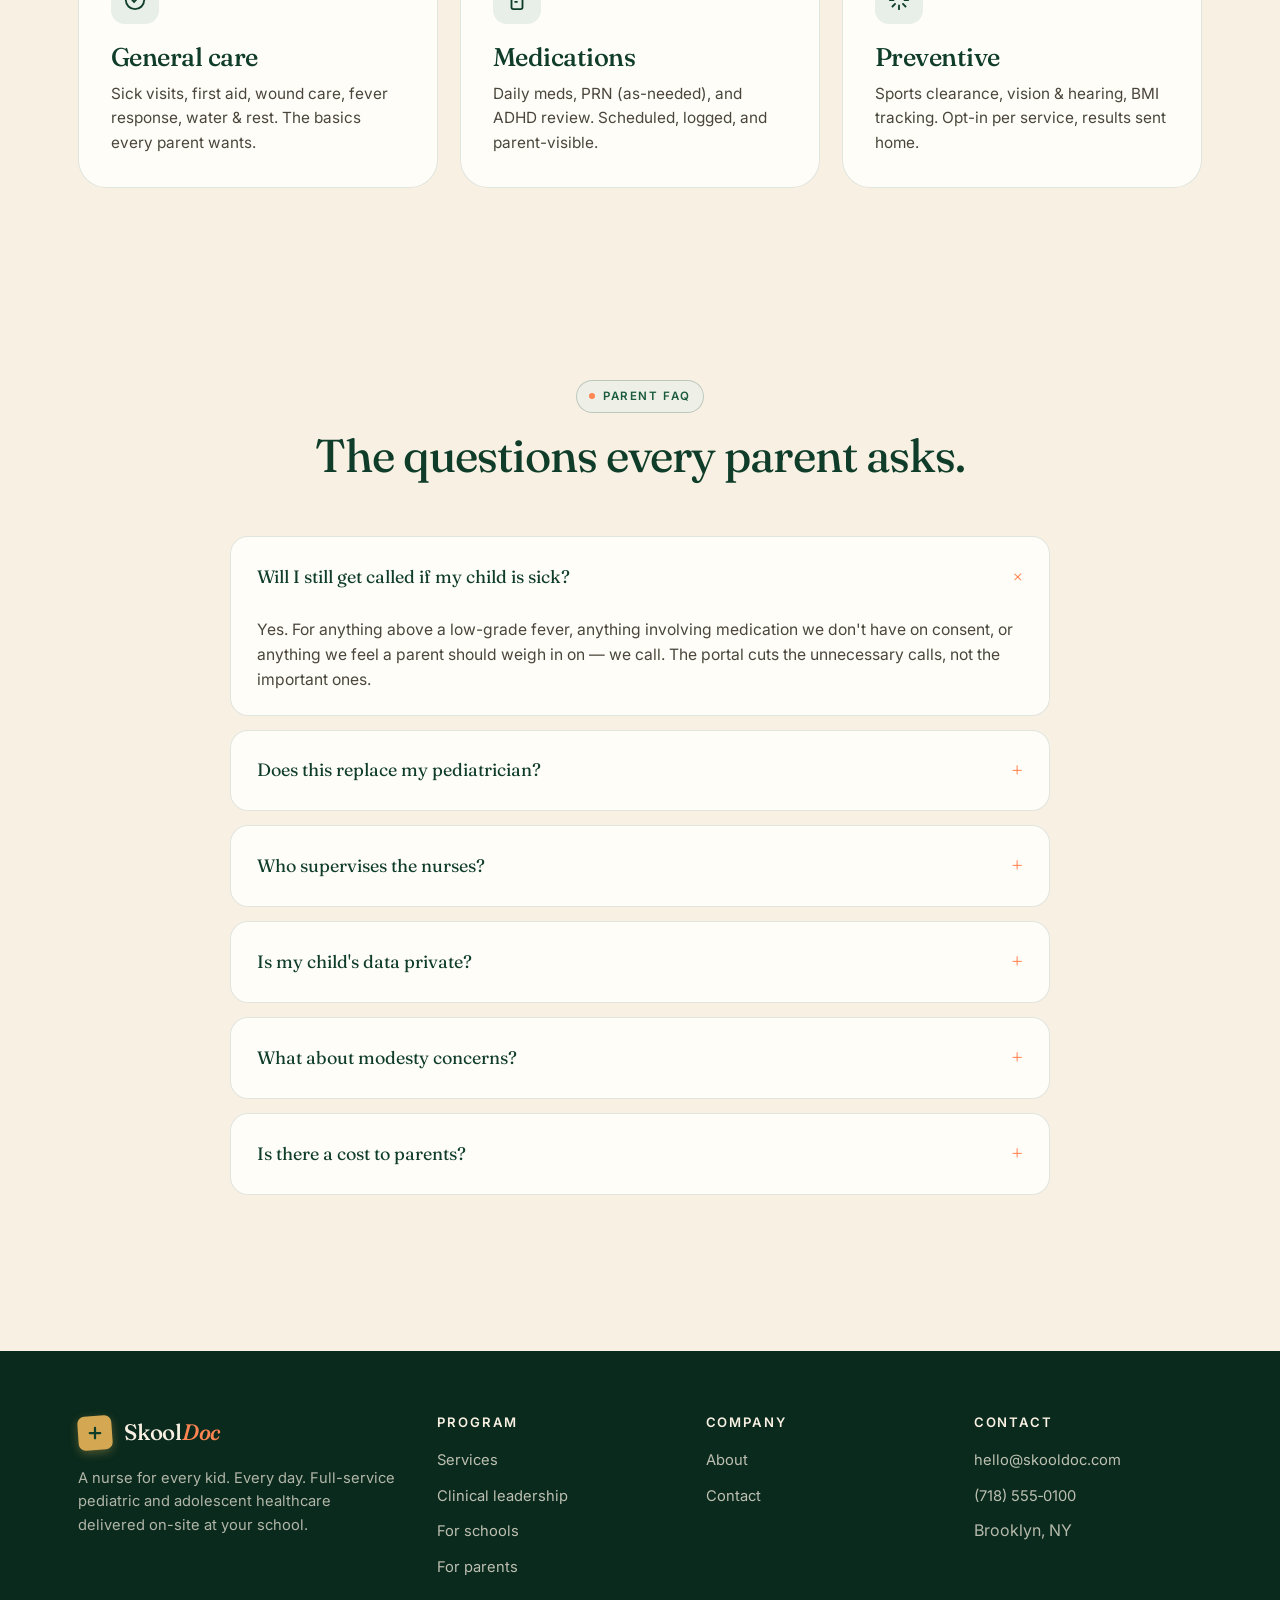
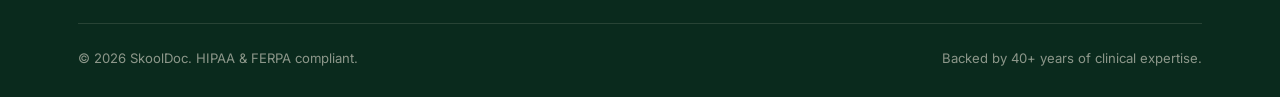
<file: parents.html>
<!doctype html>
<html lang="en">
<head>
<meta charset="utf-8">
<meta name="viewport" content="width=device-width,initial-scale=1">
<title>For parents — SkoolDoc</title>
<meta name="description" content="Real-time visit notifications, complete visit history, direct messaging with your child's school nurse. This is what on-site care should feel like.">
<link rel="preconnect" href="https://fonts.googleapis.com">
<link rel="preconnect" href="https://fonts.gstatic.com" crossorigin>
<link href="https://fonts.googleapis.com/css2?family=Fraunces:ital,opsz,wght@0,9..144,400;0,9..144,500;0,9..144,600;1,9..144,400;1,9..144,500&family=Inter:wght@400;500;600;700&display=swap" rel="stylesheet">
<link rel="stylesheet" href="styles.css">
</head>
<body>
<div class="page-bg">
  <div class="blob blob-1"></div>
  <div class="blob blob-2"></div>
  <div class="blob blob-3"></div>
</div>

<header class="nav">
  <div class="nav-inner">
    <a class="logo" href="index.html">
      <span class="logo-mark"><svg viewBox="0 0 24 24" fill="none" stroke="#0F3D2A" stroke-width="3" stroke-linecap="round"><path d="M12 5v14M5 12h14"/></svg></span>
      <span class="logo-word">Skool<span class="doc">Doc</span></span>
    </a>
    <button class="nav-toggle" aria-label="Toggle menu" aria-expanded="false">
      <svg width="22" height="22" viewBox="0 0 24 24" fill="none" stroke="currentColor" stroke-width="2" stroke-linecap="round"><path d="M3 6h18M3 12h18M3 18h18"/></svg>
    </button>
    <nav class="nav-links">
      <a class="nav-link" href="program.html">Program</a>
      <a class="nav-link" href="clinical-leadership.html">Clinical leadership</a>
      <a class="nav-link" href="schools.html">For schools</a>
      <a class="nav-link" href="parents.html">For parents</a>
      <a class="nav-link" href="about.html">About</a>
      <a class="nav-cta" href="contact.html">Book intro call</a>
    </nav>
  </div>
</header>

<!-- Page hero -->
<section class="section" style="padding-bottom:32px">
  <div class="container">
    <div class="section-header left reveal" style="max-width:820px">
      <span class="eyebrow">For parents</span>
      <h1 style="margin-top:22px">You'll know <span class="italic">before</span> the dismissal bell.</h1>
      <p class="lead mt-m">A real RN is with your child all day. Every visit is logged the moment it happens, notifications land on your phone in seconds, and you can message the nurse directly — no phone tag.</p>
    </div>
  </div>
</section>

<!-- Feature: portal -->
<section class="section" style="padding-top:20px">
  <div class="container">
    <div class="split">
      <div class="reveal">
        <span class="eyebrow">Parent portal</span>
        <h2 style="margin-top:18px">One place. Every visit.</h2>
        <p class="lead">From the moment your child walks into the nurse's office to the note that gets sent home, every step is visible.</p>
        <ul class="bullets">
          <li><strong>Real-time notifications</strong> the moment a visit starts — with the reason, not a cryptic "your child came in."</li>
          <li><strong>Full visit history</strong> — every temperature, every medication dose, every note.</li>
          <li><strong>Direct messaging</strong> with your child's nurse during school hours.</li>
          <li><strong>Exportable to your pediatrician</strong> — with one tap.</li>
        </ul>
      </div>
      <div class="split-art coral reveal">
        <div class="split-art-inner" style="color:var(--emerald-deep)">
          <span style="padding:8px 14px;background:var(--emerald);color:var(--cream);border-radius:999px;font-size:.76rem;letter-spacing:.1em;text-transform:uppercase;font-weight:600;align-self:flex-start">Your phone · 10:42 AM</span>
          <div style="background:var(--white);padding:20px;border-radius:16px;box-shadow:var(--shadow-md)">
            <div style="display:flex;align-items:center;gap:12px;margin-bottom:12px">
              <div class="logo-mark" style="width:32px;height:32px"><svg viewBox="0 0 24 24" fill="none" stroke="#0F3D2A" stroke-width="3" stroke-linecap="round"><path d="M12 5v14M5 12h14"/></svg></div>
              <div style="font-size:.82rem;font-weight:600;color:var(--emerald)">SkoolDoc</div>
            </div>
            <div style="font-family:var(--serif);font-size:1.1rem;color:var(--emerald);line-height:1.3;margin-bottom:6px">Rivka just checked in with Sarah, RN.</div>
            <div style="font-size:.88rem;color:var(--muted)">Reason: mild headache. Water given, resting in nurse's office. We'll update you in 20 minutes.</div>
            <div style="display:flex;gap:8px;margin-top:14px">
              <button style="flex:1;padding:8px;background:var(--emerald);color:var(--cream);border-radius:10px;font-size:.82rem;font-weight:500">View visit</button>
              <button style="flex:1;padding:8px;background:var(--emerald-tint);color:var(--emerald);border-radius:10px;font-size:.82rem;font-weight:500">Message nurse</button>
            </div>
          </div>
        </div>
      </div>
    </div>
  </div>
</section>

<!-- How consent works -->
<section class="section">
  <div class="container">
    <div class="section-header left reveal">
      <span class="eyebrow">How consent works</span>
      <h2>You control what we can and can't do.</h2>
      <p class="lead">A one-time digital consent form, per child, per year. You choose which services to opt into — and you can change it anytime.</p>
    </div>
    <div class="grid-3">
      <div class="card reveal">
        <div class="card-icon"><svg viewBox="0 0 24 24" fill="none" stroke="currentColor" stroke-width="2" stroke-linecap="round"><path d="M9 12l2 2 4-4"/><circle cx="12" cy="12" r="10"/></svg></div>
        <h3>General care</h3>
        <p>Sick visits, first aid, wound care, fever response, water & rest. The basics every parent wants.</p>
      </div>
      <div class="card reveal">
        <div class="card-icon"><svg viewBox="0 0 24 24" fill="none" stroke="currentColor" stroke-width="2" stroke-linecap="round"><rect x="6" y="2" width="12" height="20" rx="2"/><path d="M10 6h4M10 10h4M10 14h2"/></svg></div>
        <h3>Medications</h3>
        <p>Daily meds, PRN (as-needed), and ADHD review. Scheduled, logged, and parent-visible.</p>
      </div>
      <div class="card reveal">
        <div class="card-icon"><svg viewBox="0 0 24 24" fill="none" stroke="currentColor" stroke-width="2" stroke-linecap="round"><path d="M12 2v4M12 18v4M2 12h4M18 12h4M4.9 4.9l2.8 2.8M16.3 16.3l2.8 2.8M4.9 19.1l2.8-2.8M16.3 7.7l2.8-2.8"/></svg></div>
        <h3>Preventive</h3>
        <p>Sports clearance, vision & hearing, BMI tracking. Opt-in per service, results sent home.</p>
      </div>
    </div>
  </div>
</section>

<!-- FAQ -->
<section class="section">
  <div class="container">
    <div class="section-header reveal">
      <span class="eyebrow">Parent FAQ</span>
      <h2>The questions every parent asks.</h2>
    </div>
    <div class="faq">
      <details class="faq-item reveal" open>
        <summary>Will I still get called if my child is sick?</summary>
        <div class="answer">Yes. For anything above a low-grade fever, anything involving medication we don't have on consent, or anything we feel a parent should weigh in on — we call. The portal cuts the unnecessary calls, not the important ones.</div>
      </details>
      <details class="faq-item reveal">
        <summary>Does this replace my pediatrician?</summary>
        <div class="answer">No. We handle what happens at school and coordinate with your child's pediatrician for everything else. Visit records can be exported to your PCP with one tap.</div>
      </details>
      <details class="faq-item reveal">
        <summary>Who supervises the nurses?</summary>
        <div class="answer">A board-certified medical director with 40+ years of clinical experience, supported by a senior PA. Every visit is reviewed; escalations reach a clinician in minutes.</div>
      </details>
      <details class="faq-item reveal">
        <summary>Is my child's data private?</summary>
        <div class="answer">Yes. We are HIPAA and FERPA compliant. Only you, the clinical team, and anyone you explicitly authorize can see your child's records.</div>
      </details>
      <details class="faq-item reveal">
        <summary>What about modesty concerns?</summary>
        <div class="answer">We staff a female RN for grades K–4 and a male RN for grades 5–9. Nurses are community-matched and trained on the modesty norms of the schools they serve.</div>
      </details>
      <details class="faq-item reveal">
        <summary>Is there a cost to parents?</summary>
        <div class="answer">No. The school contracts with SkoolDoc directly. Parents sign a consent form; there is no separate parent fee.</div>
      </details>
    </div>
  </div>
</section>

<footer class="footer">
  <div class="container">
    <div class="footer-grid">
      <div>
        <a class="logo" href="index.html">
          <span class="logo-mark"><svg viewBox="0 0 24 24" fill="none" stroke="#0F3D2A" stroke-width="3" stroke-linecap="round"><path d="M12 5v14M5 12h14"/></svg></span>
          <span class="logo-word">Skool<span class="doc">Doc</span></span>
        </a>
        <p class="footer-about">A nurse for every kid. Every day. Full-service pediatric and adolescent healthcare delivered on-site at your school.</p>
      </div>
      <div><h4>Program</h4><ul>
        <li><a href="program.html">Services</a></li>
        <li><a href="clinical-leadership.html">Clinical leadership</a></li>
        <li><a href="schools.html">For schools</a></li>
        <li><a href="parents.html">For parents</a></li>
      </ul></div>
      <div><h4>Company</h4><ul>
        <li><a href="about.html">About</a></li>
        <li><a href="contact.html">Contact</a></li>
      </ul></div>
      <div><h4>Contact</h4><ul>
        <li><a href="mailto:hello@skooldoc.com">hello@skooldoc.com</a></li>
        <li><a href="tel:+17185550100">(718) 555‑0100</a></li>
        <li>Brooklyn, NY</li>
      </ul></div>
    </div>
    <div class="footer-bottom">
      <span>© 2026 SkoolDoc. HIPAA & FERPA compliant.</span>
      <span>Backed by 40+ years of clinical expertise.</span>
    </div>
  </div>
</footer>

<script src="script.js"></script>
</body>
</html>
</file>
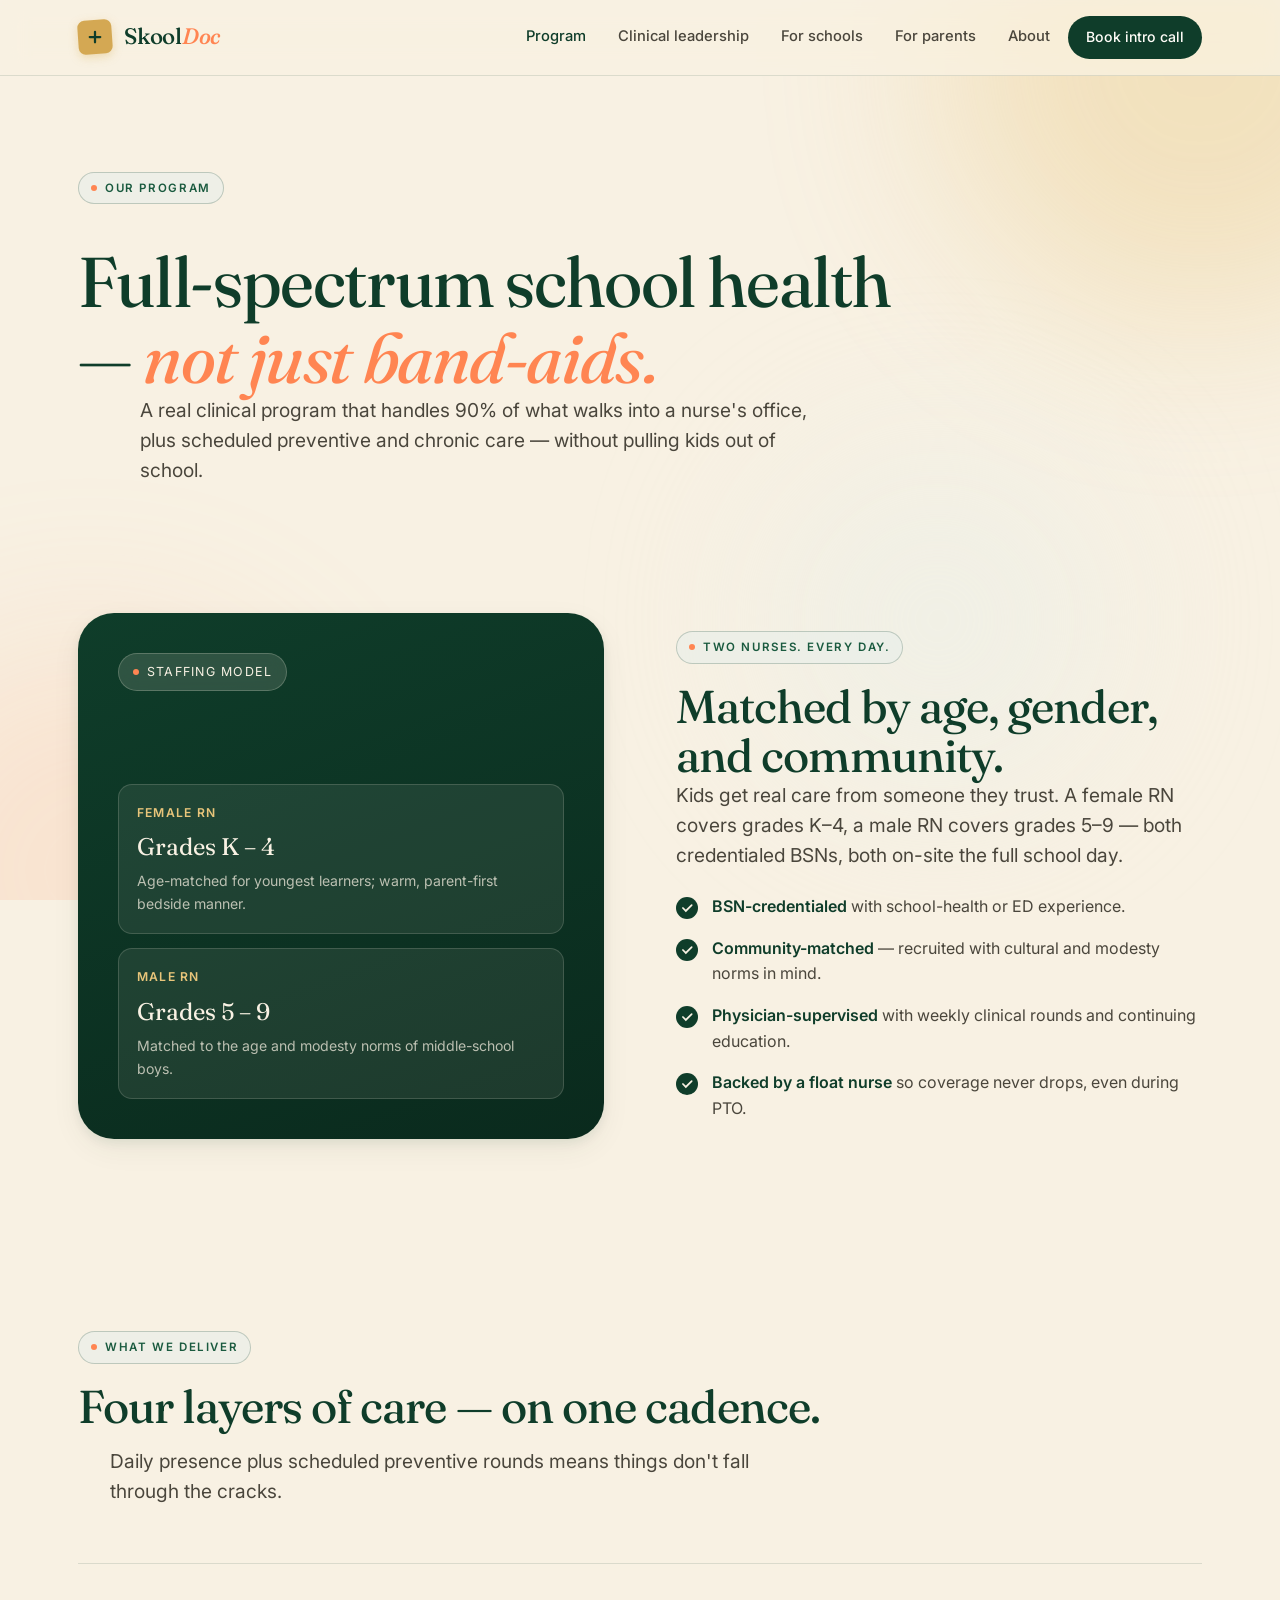
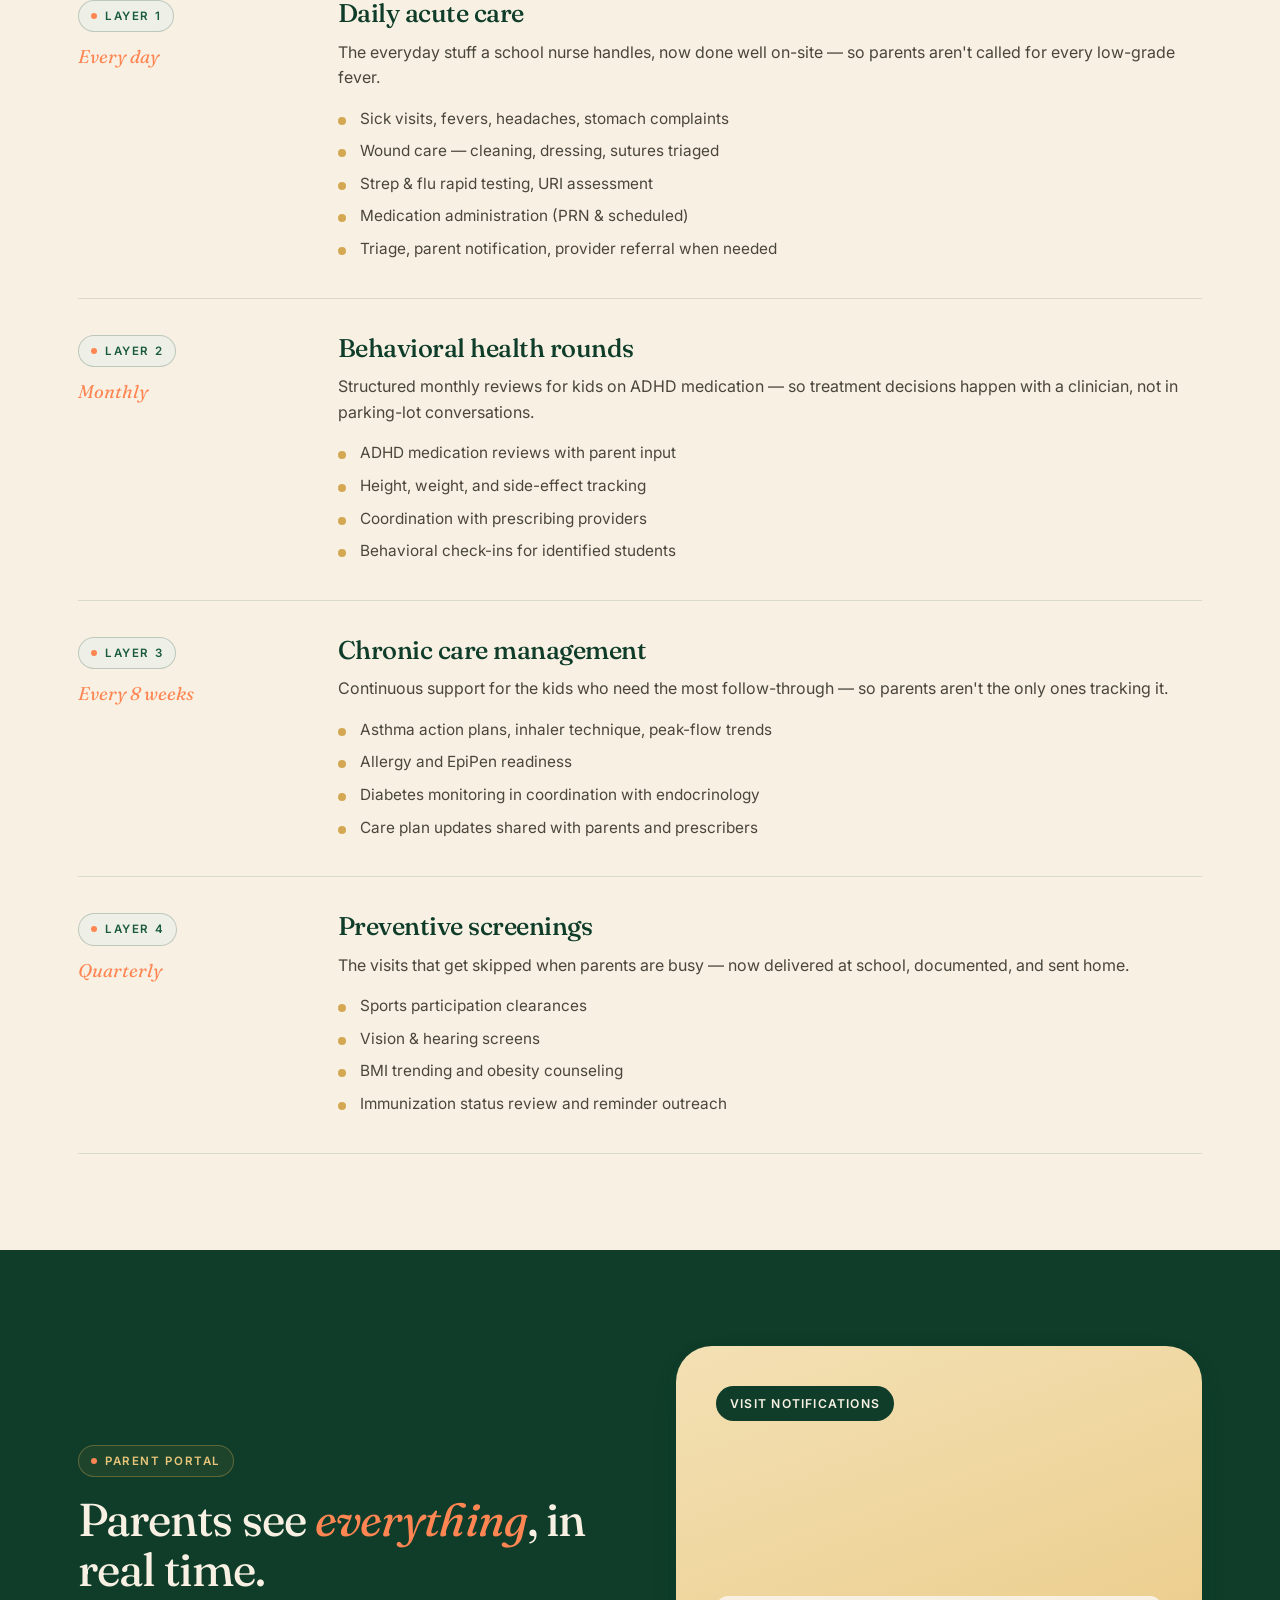
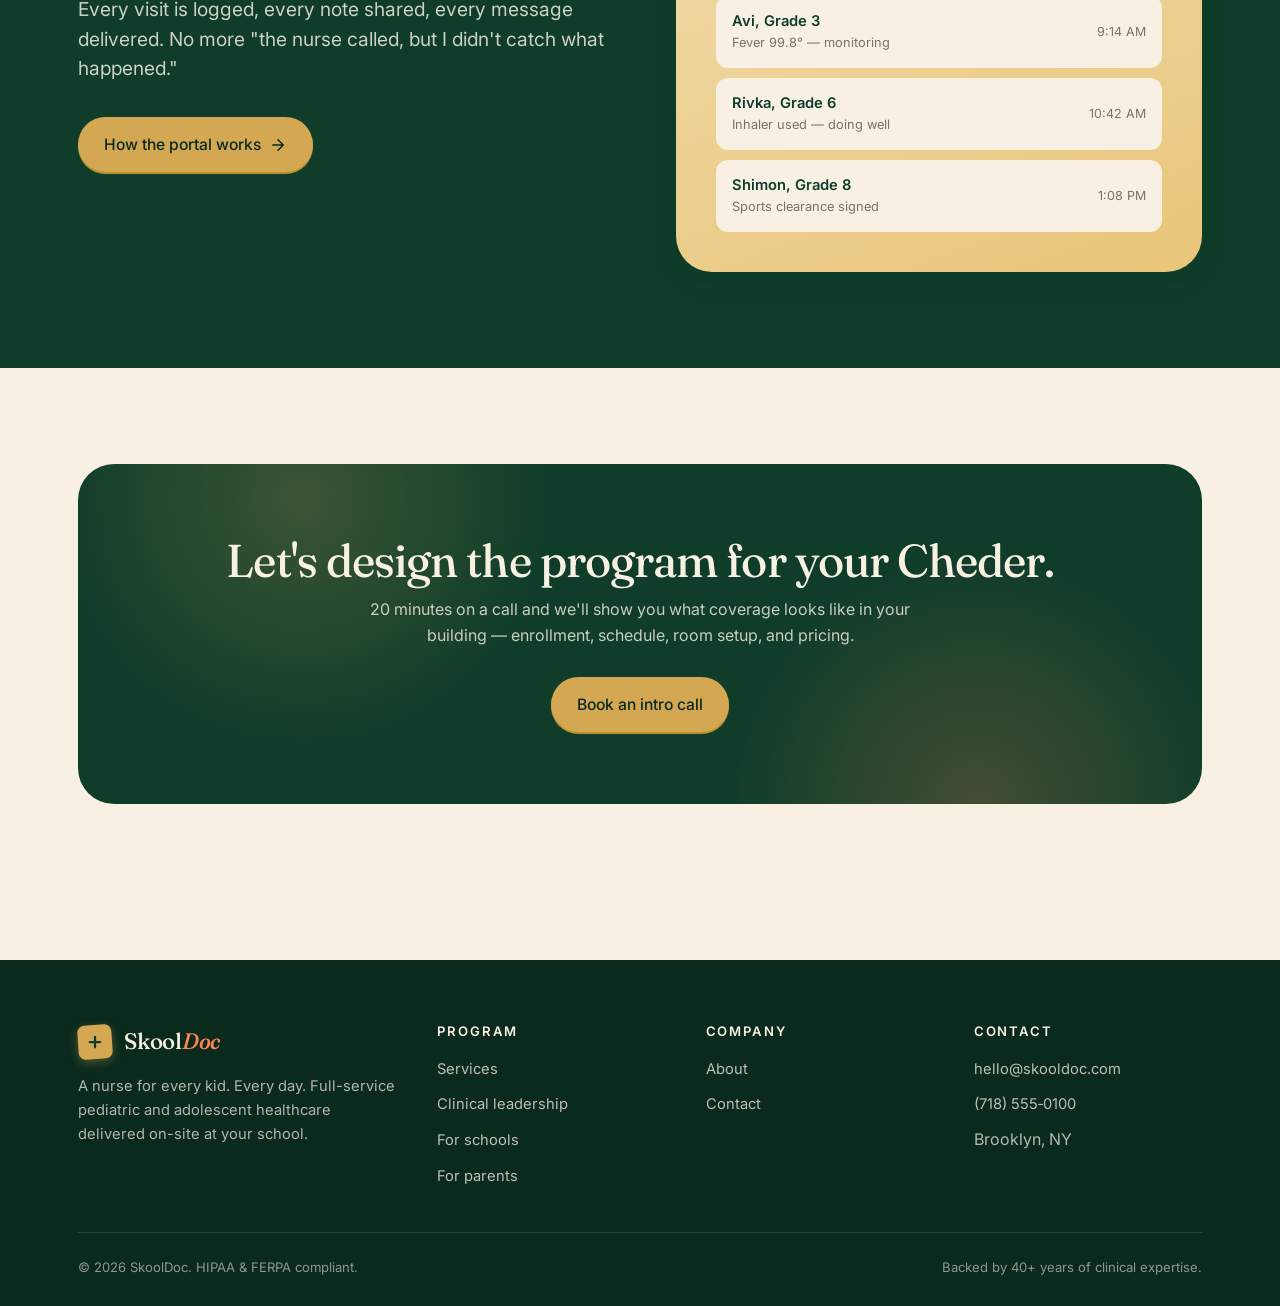
<file: program.html>
<!doctype html>
<html lang="en">
<head>
<meta charset="utf-8">
<meta name="viewport" content="width=device-width,initial-scale=1">
<title>Our program — SkoolDoc</title>
<meta name="description" content="Daily acute care, monthly behavioral health, bi-monthly chronic care, and quarterly preventive screenings — delivered by two on-site RNs, physician-supervised.">
<link rel="preconnect" href="https://fonts.googleapis.com">
<link rel="preconnect" href="https://fonts.gstatic.com" crossorigin>
<link href="https://fonts.googleapis.com/css2?family=Fraunces:ital,opsz,wght@0,9..144,400;0,9..144,500;0,9..144,600;1,9..144,400;1,9..144,500&family=Inter:wght@400;500;600;700&display=swap" rel="stylesheet">
<link rel="stylesheet" href="styles.css">
</head>
<body>
<div class="page-bg">
  <div class="blob blob-1"></div>
  <div class="blob blob-2"></div>
  <div class="blob blob-3"></div>
</div>

<header class="nav">
  <div class="nav-inner">
    <a class="logo" href="index.html">
      <span class="logo-mark"><svg viewBox="0 0 24 24" fill="none" stroke="#0F3D2A" stroke-width="3" stroke-linecap="round"><path d="M12 5v14M5 12h14"/></svg></span>
      <span class="logo-word">Skool<span class="doc">Doc</span></span>
    </a>
    <button class="nav-toggle" aria-label="Toggle menu" aria-expanded="false">
      <svg width="22" height="22" viewBox="0 0 24 24" fill="none" stroke="currentColor" stroke-width="2" stroke-linecap="round"><path d="M3 6h18M3 12h18M3 18h18"/></svg>
    </button>
    <nav class="nav-links">
      <a class="nav-link" href="program.html">Program</a>
      <a class="nav-link" href="clinical-leadership.html">Clinical leadership</a>
      <a class="nav-link" href="schools.html">For schools</a>
      <a class="nav-link" href="parents.html">For parents</a>
      <a class="nav-link" href="about.html">About</a>
      <a class="nav-cta" href="contact.html">Book intro call</a>
    </nav>
  </div>
</header>

<!-- Page hero -->
<section class="section" style="padding-bottom:32px">
  <div class="container">
    <div class="section-header left reveal" style="max-width:820px">
      <span class="eyebrow">Our program</span>
      <h1 style="margin-top:22px">Full-spectrum school health — <span class="italic">not just band-aids.</span></h1>
      <p class="lead mt-m">A real clinical program that handles 90% of what walks into a nurse's office, plus scheduled preventive and chronic care — without pulling kids out of school.</p>
    </div>
  </div>
</section>

<!-- Two RNs -->
<section class="section" style="padding-top:40px">
  <div class="container">
    <div class="split">
      <div class="split-art emerald reveal">
        <div class="split-art-inner">
          <span class="hero-badge">Staffing model</span>
          <div style="display:grid;gap:14px">
            <div style="background:rgba(248,241,227,0.08);border:1px solid rgba(248,241,227,0.16);padding:18px;border-radius:14px">
              <div style="font-size:.76rem;color:var(--gold-soft);font-weight:600;text-transform:uppercase;letter-spacing:.1em">Female RN</div>
              <div class="serif" style="font-size:1.5rem;margin-top:6px">Grades K – 4</div>
              <div style="font-size:.88rem;color:rgba(248,241,227,0.72);margin-top:4px">Age-matched for youngest learners; warm, parent-first bedside manner.</div>
            </div>
            <div style="background:rgba(248,241,227,0.08);border:1px solid rgba(248,241,227,0.16);padding:18px;border-radius:14px">
              <div style="font-size:.76rem;color:var(--gold-soft);font-weight:600;text-transform:uppercase;letter-spacing:.1em">Male RN</div>
              <div class="serif" style="font-size:1.5rem;margin-top:6px">Grades 5 – 9</div>
              <div style="font-size:.88rem;color:rgba(248,241,227,0.72);margin-top:4px">Matched to the age and modesty norms of middle-school boys.</div>
            </div>
          </div>
        </div>
      </div>
      <div class="reveal">
        <span class="eyebrow">Two nurses. Every day.</span>
        <h2 style="margin-top:18px">Matched by age, gender, and community.</h2>
        <p class="lead">Kids get real care from someone they trust. A female RN covers grades K–4, a male RN covers grades 5–9 — both credentialed BSNs, both on-site the full school day.</p>
        <ul class="bullets">
          <li><strong>BSN-credentialed</strong> with school-health or ED experience.</li>
          <li><strong>Community-matched</strong> — recruited with cultural and modesty norms in mind.</li>
          <li><strong>Physician-supervised</strong> with weekly clinical rounds and continuing education.</li>
          <li><strong>Backed by a float nurse</strong> so coverage never drops, even during PTO.</li>
        </ul>
      </div>
    </div>
  </div>
</section>

<!-- Services list -->
<section class="section">
  <div class="container">
    <div class="section-header left reveal">
      <span class="eyebrow">What we deliver</span>
      <h2>Four layers of care — on one cadence.</h2>
      <p class="lead">Daily presence plus scheduled preventive rounds means things don't fall through the cracks.</p>
    </div>

    <div class="reveal">
      <div class="service">
        <div><span class="eyebrow">Layer 1</span><div class="cadence" style="margin-top:10px">Every day</div></div>
        <div>
          <h3>Daily acute care</h3>
          <p>The everyday stuff a school nurse handles, now done well on-site — so parents aren't called for every low-grade fever.</p>
          <ul>
            <li>Sick visits, fevers, headaches, stomach complaints</li>
            <li>Wound care — cleaning, dressing, sutures triaged</li>
            <li>Strep & flu rapid testing, URI assessment</li>
            <li>Medication administration (PRN & scheduled)</li>
            <li>Triage, parent notification, provider referral when needed</li>
          </ul>
        </div>
      </div>

      <div class="service">
        <div><span class="eyebrow">Layer 2</span><div class="cadence" style="margin-top:10px">Monthly</div></div>
        <div>
          <h3>Behavioral health rounds</h3>
          <p>Structured monthly reviews for kids on ADHD medication — so treatment decisions happen with a clinician, not in parking-lot conversations.</p>
          <ul>
            <li>ADHD medication reviews with parent input</li>
            <li>Height, weight, and side-effect tracking</li>
            <li>Coordination with prescribing providers</li>
            <li>Behavioral check-ins for identified students</li>
          </ul>
        </div>
      </div>

      <div class="service">
        <div><span class="eyebrow">Layer 3</span><div class="cadence" style="margin-top:10px">Every 8 weeks</div></div>
        <div>
          <h3>Chronic care management</h3>
          <p>Continuous support for the kids who need the most follow-through — so parents aren't the only ones tracking it.</p>
          <ul>
            <li>Asthma action plans, inhaler technique, peak-flow trends</li>
            <li>Allergy and EpiPen readiness</li>
            <li>Diabetes monitoring in coordination with endocrinology</li>
            <li>Care plan updates shared with parents and prescribers</li>
          </ul>
        </div>
      </div>

      <div class="service">
        <div><span class="eyebrow">Layer 4</span><div class="cadence" style="margin-top:10px">Quarterly</div></div>
        <div>
          <h3>Preventive screenings</h3>
          <p>The visits that get skipped when parents are busy — now delivered at school, documented, and sent home.</p>
          <ul>
            <li>Sports participation clearances</li>
            <li>Vision & hearing screens</li>
            <li>BMI trending and obesity counseling</li>
            <li>Immunization status review and reminder outreach</li>
          </ul>
        </div>
      </div>
    </div>
  </div>
</section>

<!-- Parent portal teaser -->
<section class="section section-emerald">
  <div class="container">
    <div class="split reverse">
      <div class="reveal">
        <span class="eyebrow">Parent portal</span>
        <h2 style="margin-top:18px">Parents see <span class="italic">everything</span>, in real time.</h2>
        <p class="lead" style="color:rgba(248,241,227,0.82)">Every visit is logged, every note shared, every message delivered. No more "the nurse called, but I didn't catch what happened."</p>
        <a class="btn btn-primary" href="parents.html" style="background:var(--gold);color:var(--emerald-deep);box-shadow:0 2px 0 #B7912E;margin-top:14px">How the portal works
          <svg viewBox="0 0 24 24" fill="none" stroke="currentColor" stroke-width="2" stroke-linecap="round"><path d="M5 12h14M12 5l7 7-7 7"/></svg>
        </a>
      </div>
      <div class="split-art gold reveal">
        <div class="split-art-inner" style="color:var(--emerald)">
          <span style="padding:8px 14px;background:var(--emerald);color:var(--cream);border-radius:999px;font-size:.76rem;letter-spacing:.1em;text-transform:uppercase;font-weight:600;align-self:flex-start">Visit notifications</span>
          <div style="display:grid;gap:10px">
            <div style="background:var(--cream);padding:14px 16px;border-radius:12px;display:flex;justify-content:space-between;align-items:center">
              <div><div style="font-weight:600;color:var(--emerald);font-size:.92rem">Avi, Grade 3</div><div style="font-size:.8rem;color:var(--muted)">Fever 99.8° — monitoring</div></div>
              <div style="font-size:.78rem;color:var(--muted)">9:14 AM</div>
            </div>
            <div style="background:var(--cream);padding:14px 16px;border-radius:12px;display:flex;justify-content:space-between;align-items:center">
              <div><div style="font-weight:600;color:var(--emerald);font-size:.92rem">Rivka, Grade 6</div><div style="font-size:.8rem;color:var(--muted)">Inhaler used — doing well</div></div>
              <div style="font-size:.78rem;color:var(--muted)">10:42 AM</div>
            </div>
            <div style="background:var(--cream);padding:14px 16px;border-radius:12px;display:flex;justify-content:space-between;align-items:center">
              <div><div style="font-weight:600;color:var(--emerald);font-size:.92rem">Shimon, Grade 8</div><div style="font-size:.8rem;color:var(--muted)">Sports clearance signed</div></div>
              <div style="font-size:.78rem;color:var(--muted)">1:08 PM</div>
            </div>
          </div>
        </div>
      </div>
    </div>
  </div>
</section>

<!-- CTA -->
<section class="section">
  <div class="container">
    <div class="cta-banner reveal">
      <h2>Let's design the program for your Cheder.</h2>
      <p>20 minutes on a call and we'll show you what coverage looks like in your building — enrollment, schedule, room setup, and pricing.</p>
      <a class="btn btn-primary" href="contact.html">Book an intro call</a>
    </div>
  </div>
</section>

<footer class="footer">
  <div class="container">
    <div class="footer-grid">
      <div>
        <a class="logo" href="index.html">
          <span class="logo-mark"><svg viewBox="0 0 24 24" fill="none" stroke="#0F3D2A" stroke-width="3" stroke-linecap="round"><path d="M12 5v14M5 12h14"/></svg></span>
          <span class="logo-word">Skool<span class="doc">Doc</span></span>
        </a>
        <p class="footer-about">A nurse for every kid. Every day. Full-service pediatric and adolescent healthcare delivered on-site at your school.</p>
      </div>
      <div><h4>Program</h4><ul>
        <li><a href="program.html">Services</a></li>
        <li><a href="clinical-leadership.html">Clinical leadership</a></li>
        <li><a href="schools.html">For schools</a></li>
        <li><a href="parents.html">For parents</a></li>
      </ul></div>
      <div><h4>Company</h4><ul>
        <li><a href="about.html">About</a></li>
        <li><a href="contact.html">Contact</a></li>
      </ul></div>
      <div><h4>Contact</h4><ul>
        <li><a href="mailto:hello@skooldoc.com">hello@skooldoc.com</a></li>
        <li><a href="tel:+17185550100">(718) 555‑0100</a></li>
        <li>Brooklyn, NY</li>
      </ul></div>
    </div>
    <div class="footer-bottom">
      <span>© 2026 SkoolDoc. HIPAA & FERPA compliant.</span>
      <span>Backed by 40+ years of clinical expertise.</span>
    </div>
  </div>
</footer>

<script src="script.js"></script>
</body>
</html>
</file>
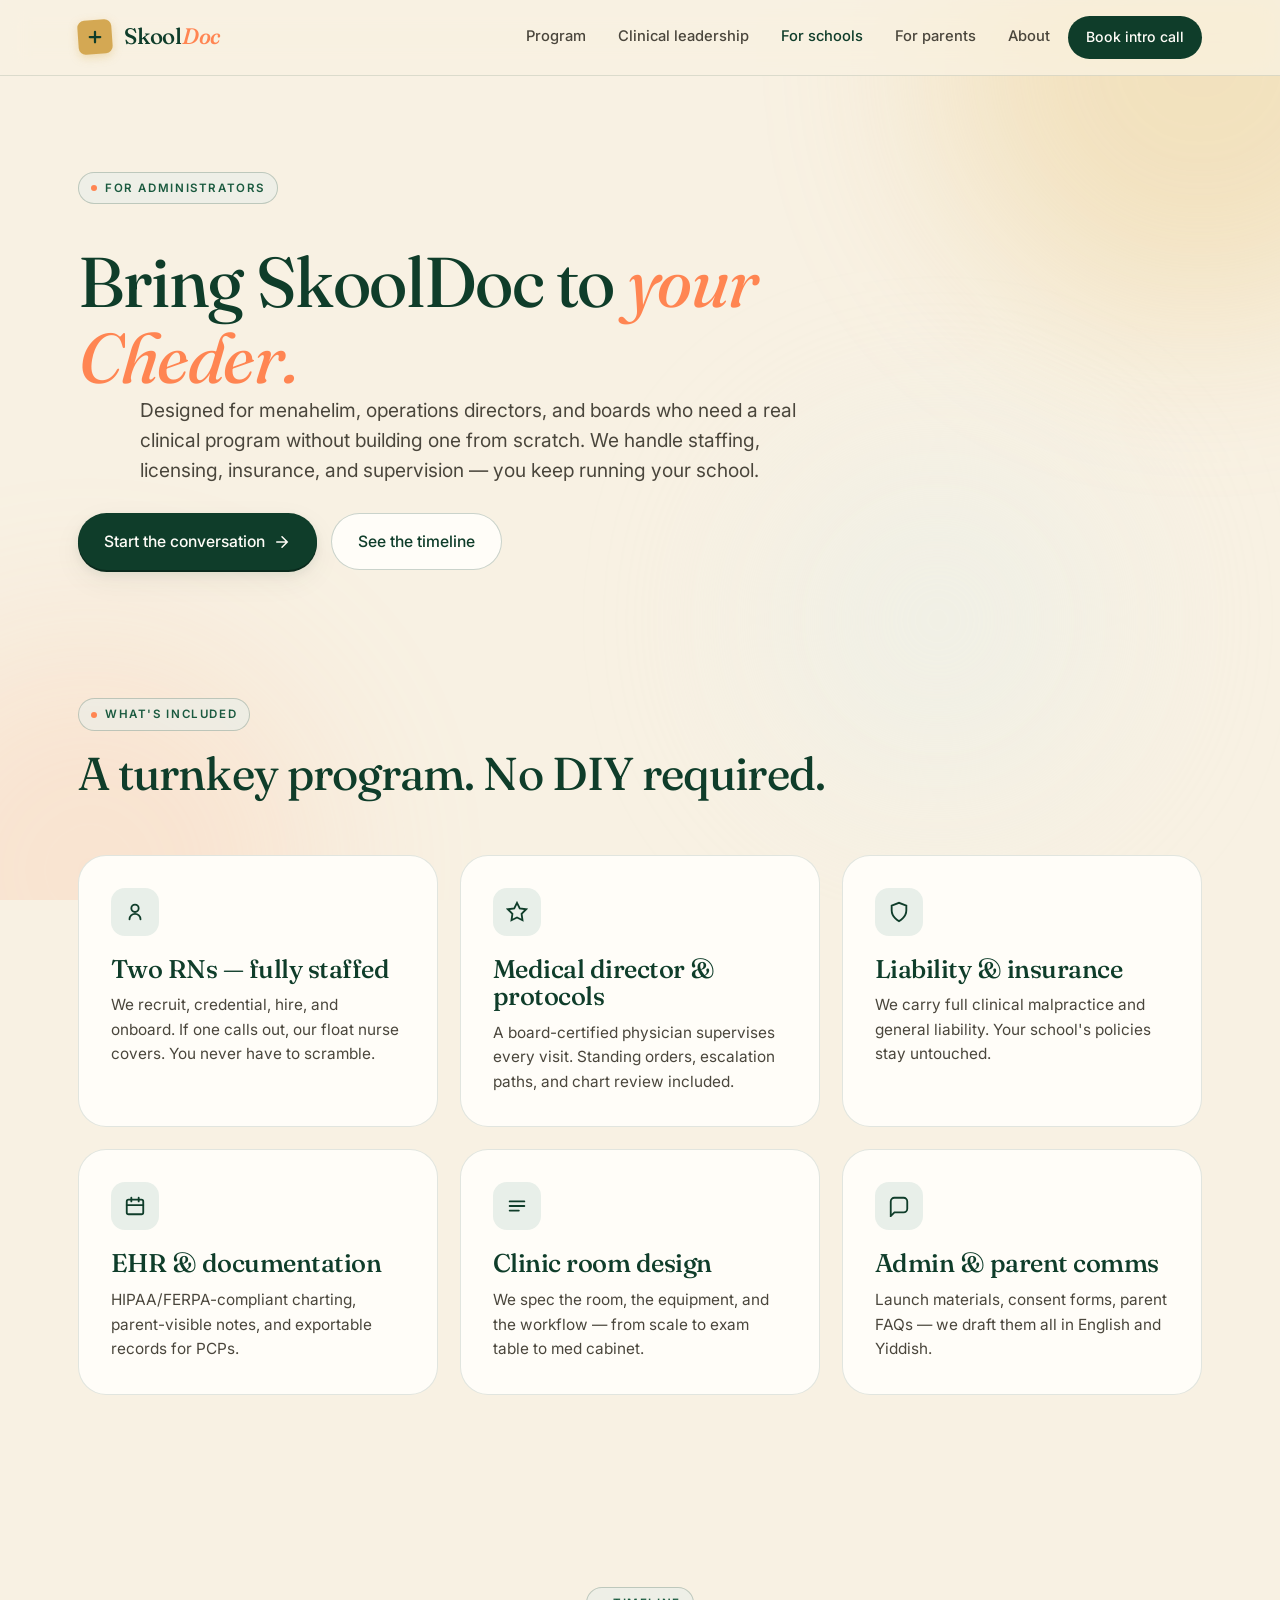
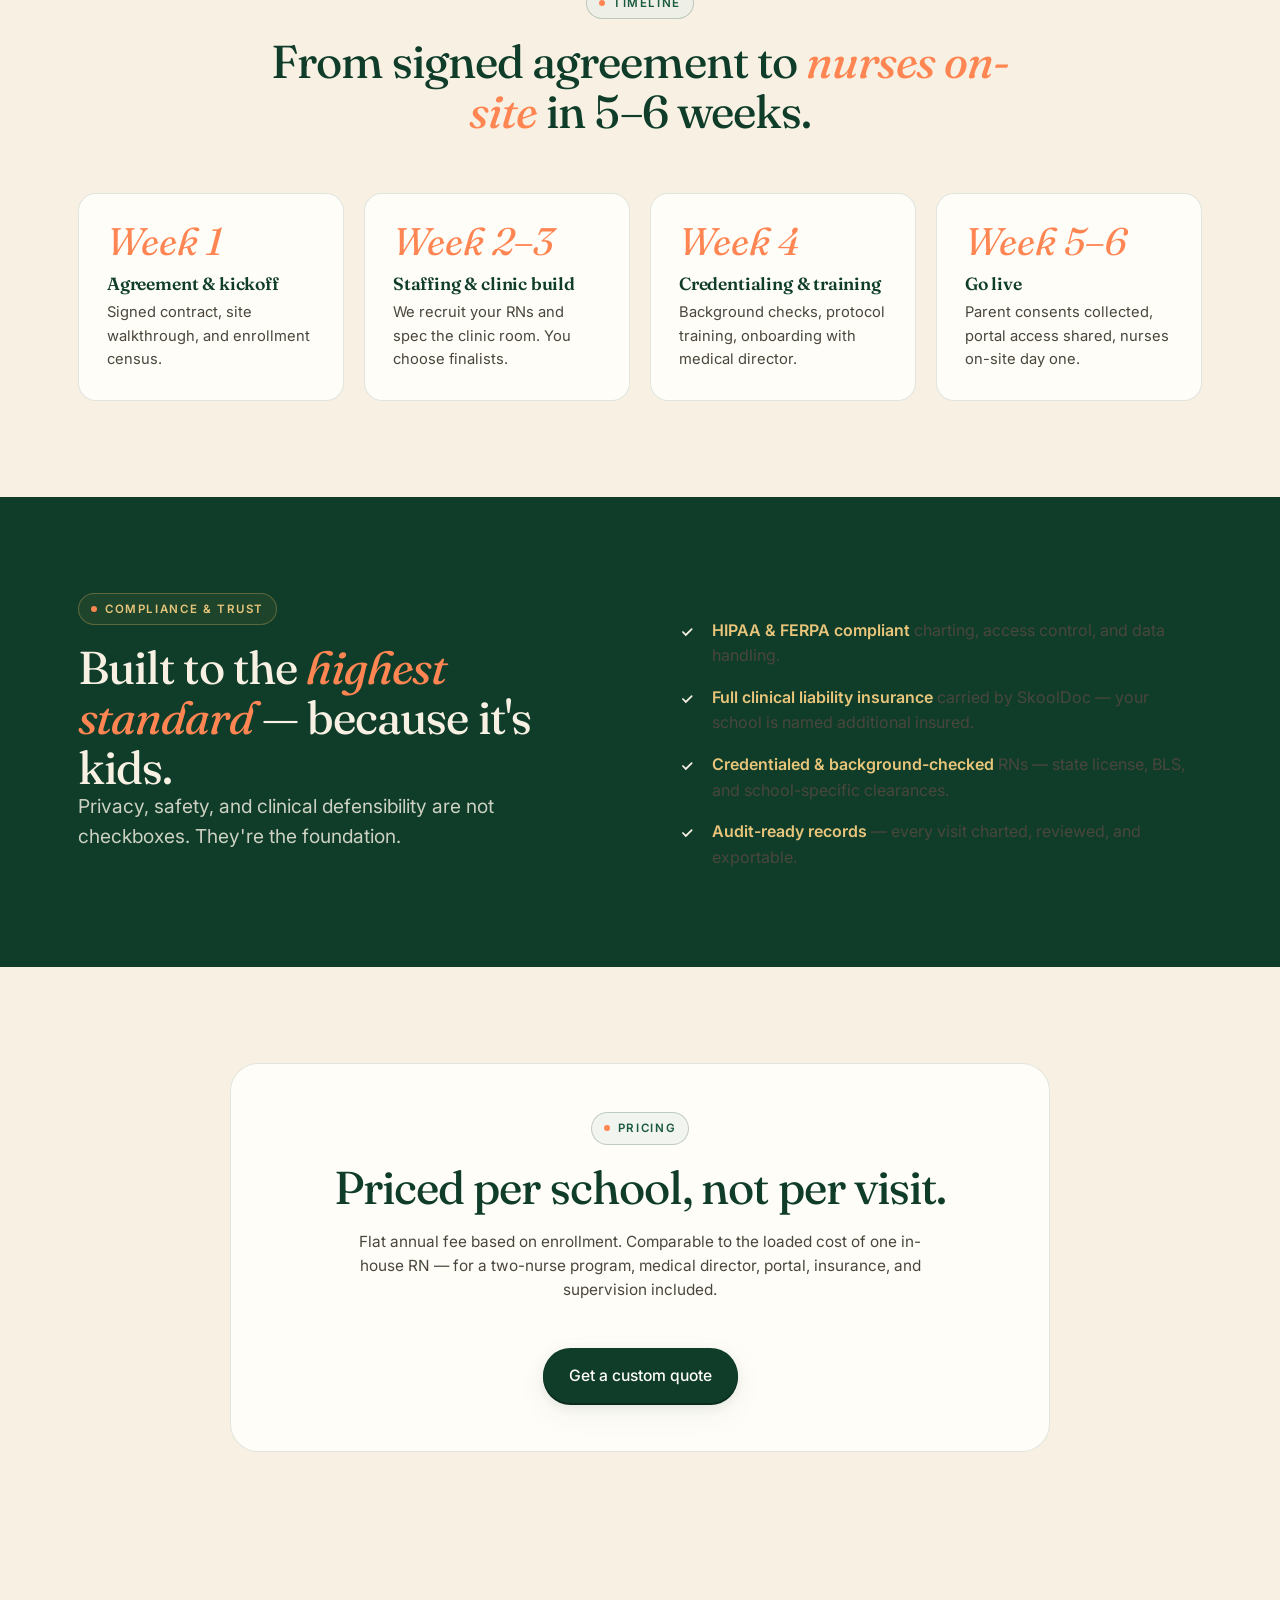
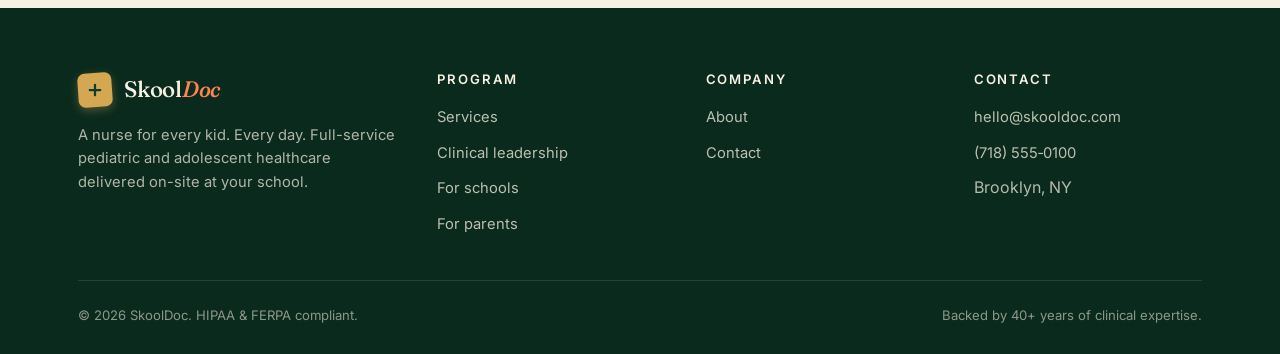
<file: schools.html>
<!doctype html>
<html lang="en">
<head>
<meta charset="utf-8">
<meta name="viewport" content="width=device-width,initial-scale=1">
<title>For schools — SkoolDoc</title>
<meta name="description" content="How to bring SkoolDoc to your school. Five- to six-week timeline, full liability coverage, FERPA/HIPAA compliant.">
<link rel="preconnect" href="https://fonts.googleapis.com">
<link rel="preconnect" href="https://fonts.gstatic.com" crossorigin>
<link href="https://fonts.googleapis.com/css2?family=Fraunces:ital,opsz,wght@0,9..144,400;0,9..144,500;0,9..144,600;1,9..144,400;1,9..144,500&family=Inter:wght@400;500;600;700&display=swap" rel="stylesheet">
<link rel="stylesheet" href="styles.css">
</head>
<body>
<div class="page-bg">
  <div class="blob blob-1"></div>
  <div class="blob blob-2"></div>
  <div class="blob blob-3"></div>
</div>

<header class="nav">
  <div class="nav-inner">
    <a class="logo" href="index.html">
      <span class="logo-mark"><svg viewBox="0 0 24 24" fill="none" stroke="#0F3D2A" stroke-width="3" stroke-linecap="round"><path d="M12 5v14M5 12h14"/></svg></span>
      <span class="logo-word">Skool<span class="doc">Doc</span></span>
    </a>
    <button class="nav-toggle" aria-label="Toggle menu" aria-expanded="false">
      <svg width="22" height="22" viewBox="0 0 24 24" fill="none" stroke="currentColor" stroke-width="2" stroke-linecap="round"><path d="M3 6h18M3 12h18M3 18h18"/></svg>
    </button>
    <nav class="nav-links">
      <a class="nav-link" href="program.html">Program</a>
      <a class="nav-link" href="clinical-leadership.html">Clinical leadership</a>
      <a class="nav-link" href="schools.html">For schools</a>
      <a class="nav-link" href="parents.html">For parents</a>
      <a class="nav-link" href="about.html">About</a>
      <a class="nav-cta" href="contact.html">Book intro call</a>
    </nav>
  </div>
</header>

<!-- Page hero -->
<section class="section" style="padding-bottom:32px">
  <div class="container">
    <div class="section-header left reveal" style="max-width:820px">
      <span class="eyebrow">For administrators</span>
      <h1 style="margin-top:22px">Bring SkoolDoc to <span class="italic">your Cheder.</span></h1>
      <p class="lead mt-m">Designed for menahelim, operations directors, and boards who need a real clinical program without building one from scratch. We handle staffing, licensing, insurance, and supervision — you keep running your school.</p>
      <div class="hero-ctas mt-m">
        <a class="btn btn-primary" href="contact.html">Start the conversation
          <svg viewBox="0 0 24 24" fill="none" stroke="currentColor" stroke-width="2" stroke-linecap="round"><path d="M5 12h14M12 5l7 7-7 7"/></svg>
        </a>
        <a class="btn btn-secondary" href="#timeline">See the timeline</a>
      </div>
    </div>
  </div>
</section>

<!-- What's included -->
<section class="section" style="padding-top:40px">
  <div class="container">
    <div class="section-header left reveal">
      <span class="eyebrow">What's included</span>
      <h2>A turnkey program. No DIY required.</h2>
    </div>
    <div class="grid-3">
      <div class="card reveal">
        <div class="card-icon"><svg viewBox="0 0 24 24" fill="none" stroke="currentColor" stroke-width="2" stroke-linecap="round"><circle cx="12" cy="8" r="4"/><path d="M6 20c0-3.3 2.7-6 6-6s6 2.7 6 6"/></svg></div>
        <h3>Two RNs — fully staffed</h3>
        <p>We recruit, credential, hire, and onboard. If one calls out, our float nurse covers. You never have to scramble.</p>
      </div>
      <div class="card reveal">
        <div class="card-icon"><svg viewBox="0 0 24 24" fill="none" stroke="currentColor" stroke-width="2" stroke-linecap="round"><path d="M12 2l3 6 7 1-5 5 1 7-6-3-6 3 1-7-5-5 7-1z"/></svg></div>
        <h3>Medical director &amp; protocols</h3>
        <p>A board-certified physician supervises every visit. Standing orders, escalation paths, and chart review included.</p>
      </div>
      <div class="card reveal">
        <div class="card-icon"><svg viewBox="0 0 24 24" fill="none" stroke="currentColor" stroke-width="2" stroke-linecap="round"><path d="M12 22s8-4 8-12V5l-8-3-8 3v5c0 8 8 12 8 12z"/></svg></div>
        <h3>Liability &amp; insurance</h3>
        <p>We carry full clinical malpractice and general liability. Your school's policies stay untouched.</p>
      </div>
      <div class="card reveal">
        <div class="card-icon"><svg viewBox="0 0 24 24" fill="none" stroke="currentColor" stroke-width="2" stroke-linecap="round"><rect x="3" y="5" width="18" height="16" rx="2"/><path d="M8 3v4M16 3v4M3 11h18"/></svg></div>
        <h3>EHR &amp; documentation</h3>
        <p>HIPAA/FERPA-compliant charting, parent-visible notes, and exportable records for PCPs.</p>
      </div>
      <div class="card reveal">
        <div class="card-icon"><svg viewBox="0 0 24 24" fill="none" stroke="currentColor" stroke-width="2" stroke-linecap="round"><path d="M4 7h16M4 12h16M4 17h10"/></svg></div>
        <h3>Clinic room design</h3>
        <p>We spec the room, the equipment, and the workflow — from scale to exam table to med cabinet.</p>
      </div>
      <div class="card reveal">
        <div class="card-icon"><svg viewBox="0 0 24 24" fill="none" stroke="currentColor" stroke-width="2" stroke-linecap="round"><path d="M21 15a4 4 0 01-4 4H7l-4 4V7a4 4 0 014-4h10a4 4 0 014 4z"/></svg></div>
        <h3>Admin &amp; parent comms</h3>
        <p>Launch materials, consent forms, parent FAQs — we draft them all in English and Yiddish.</p>
      </div>
    </div>
  </div>
</section>

<!-- Timeline -->
<section class="section" id="timeline">
  <div class="container">
    <div class="section-header reveal">
      <span class="eyebrow">Timeline</span>
      <h2>From signed agreement to <span class="italic">nurses on-site</span> in 5–6 weeks.</h2>
    </div>
    <div class="steps">
      <div class="step reveal"><span class="num">Week 1</span><h4>Agreement &amp; kickoff</h4><p>Signed contract, site walkthrough, and enrollment census.</p></div>
      <div class="step reveal"><span class="num">Week 2–3</span><h4>Staffing &amp; clinic build</h4><p>We recruit your RNs and spec the clinic room. You choose finalists.</p></div>
      <div class="step reveal"><span class="num">Week 4</span><h4>Credentialing &amp; training</h4><p>Background checks, protocol training, onboarding with medical director.</p></div>
      <div class="step reveal"><span class="num">Week 5–6</span><h4>Go live</h4><p>Parent consents collected, portal access shared, nurses on-site day one.</p></div>
    </div>
  </div>
</section>

<!-- Compliance -->
<section class="section section-emerald">
  <div class="container">
    <div class="split">
      <div class="reveal">
        <span class="eyebrow">Compliance &amp; trust</span>
        <h2 style="margin-top:18px">Built to the <span class="italic">highest standard</span> — because it's kids.</h2>
        <p class="lead" style="color:rgba(248,241,227,0.82)">Privacy, safety, and clinical defensibility are not checkboxes. They're the foundation.</p>
      </div>
      <div class="reveal">
        <ul class="bullets" style="color:rgba(248,241,227,0.85)">
          <li><strong style="color:var(--gold-soft)">HIPAA &amp; FERPA compliant</strong> charting, access control, and data handling.</li>
          <li><strong style="color:var(--gold-soft)">Full clinical liability insurance</strong> carried by SkoolDoc — your school is named additional insured.</li>
          <li><strong style="color:var(--gold-soft)">Credentialed &amp; background-checked</strong> RNs — state license, BLS, and school-specific clearances.</li>
          <li><strong style="color:var(--gold-soft)">Audit-ready records</strong> — every visit charted, reviewed, and exportable.</li>
        </ul>
      </div>
    </div>
  </div>
</section>

<!-- Pricing teaser -->
<section class="section">
  <div class="container">
    <div class="card reveal" style="padding:48px;text-align:center;max-width:820px;margin:0 auto">
      <span class="eyebrow">Pricing</span>
      <h2 style="margin-top:18px">Priced per school, not per visit.</h2>
      <p class="lead" style="margin:18px auto">Flat annual fee based on enrollment. Comparable to the loaded cost of one in-house RN — for a two-nurse program, medical director, portal, insurance, and supervision included.</p>
      <a class="btn btn-primary mt-m" href="contact.html">Get a custom quote</a>
    </div>
  </div>
</section>

<footer class="footer">
  <div class="container">
    <div class="footer-grid">
      <div>
        <a class="logo" href="index.html">
          <span class="logo-mark"><svg viewBox="0 0 24 24" fill="none" stroke="#0F3D2A" stroke-width="3" stroke-linecap="round"><path d="M12 5v14M5 12h14"/></svg></span>
          <span class="logo-word">Skool<span class="doc">Doc</span></span>
        </a>
        <p class="footer-about">A nurse for every kid. Every day. Full-service pediatric and adolescent healthcare delivered on-site at your school.</p>
      </div>
      <div><h4>Program</h4><ul>
        <li><a href="program.html">Services</a></li>
        <li><a href="clinical-leadership.html">Clinical leadership</a></li>
        <li><a href="schools.html">For schools</a></li>
        <li><a href="parents.html">For parents</a></li>
      </ul></div>
      <div><h4>Company</h4><ul>
        <li><a href="about.html">About</a></li>
        <li><a href="contact.html">Contact</a></li>
      </ul></div>
      <div><h4>Contact</h4><ul>
        <li><a href="mailto:hello@skooldoc.com">hello@skooldoc.com</a></li>
        <li><a href="tel:+17185550100">(718) 555‑0100</a></li>
        <li>Brooklyn, NY</li>
      </ul></div>
    </div>
    <div class="footer-bottom">
      <span>© 2026 SkoolDoc. HIPAA & FERPA compliant.</span>
      <span>Backed by 40+ years of clinical expertise.</span>
    </div>
  </div>
</footer>

<script src="script.js"></script>
</body>
</html>
</file>
<file: styles.css>
/* ==========================================================================
   SkoolDoc — Shared Stylesheet
   ========================================================================== */

/* --- Design tokens ------------------------------------------------------- */
:root {
  --emerald: #0F3D2A;
  --emerald-deep: #0A2A1D;
  --emerald-soft: #1A5A3F;
  --emerald-tint: #E8EFE9;
  --gold: #D4A853;
  --gold-soft: #E8C57A;
  --coral: #FF8552;
  --coral-soft: #FFB590;
  --cream: #F8F1E3;
  --cream-deep: #F1E7D1;
  --ink: #1C1A15;
  --ink-soft: #4A463C;
  --muted: #7A7365;
  --line: rgba(15, 61, 42, 0.12);
  --line-strong: rgba(15, 61, 42, 0.22);
  --white: #FFFDF8;

  --shadow-sm: 0 1px 2px rgba(15, 61, 42, 0.06), 0 2px 6px rgba(15, 61, 42, 0.04);
  --shadow-md: 0 4px 12px rgba(15, 61, 42, 0.08), 0 10px 30px rgba(15, 61, 42, 0.06);
  --shadow-lg: 0 10px 30px rgba(15, 61, 42, 0.10), 0 30px 80px rgba(15, 61, 42, 0.08);

  --radius-sm: 10px;
  --radius: 18px;
  --radius-lg: 28px;
  --radius-xl: 36px;

  --serif: "Fraunces", "Cormorant Garamond", Georgia, "Times New Roman", serif;
  --sans: "Inter", -apple-system, BlinkMacSystemFont, "Segoe UI", sans-serif;

  --container: 1180px;
  --ease: cubic-bezier(0.22, 1, 0.36, 1);
}

/* --- Reset --------------------------------------------------------------- */
*, *::before, *::after { box-sizing: border-box; }
html, body { margin: 0; padding: 0; }
html { scroll-behavior: smooth; }
body {
  background: var(--cream);
  color: var(--ink);
  font-family: var(--sans);
  font-size: 16px;
  line-height: 1.6;
  -webkit-font-smoothing: antialiased;
  -moz-osx-font-smoothing: grayscale;
  overflow-x: hidden;
}
img { max-width: 100%; display: block; }
a { color: inherit; text-decoration: none; }
button { font-family: inherit; cursor: pointer; border: 0; background: transparent; }
input, select, textarea { font-family: inherit; font-size: inherit; }

/* --- Typography ---------------------------------------------------------- */
h1, h2, h3, h4 {
  font-family: var(--serif);
  font-weight: 500;
  letter-spacing: -0.02em;
  line-height: 1.08;
  margin: 0;
  color: var(--emerald);
}
h1 { font-size: clamp(2.4rem, 5.5vw, 4.4rem); font-weight: 450; }
h2 { font-size: clamp(1.9rem, 3.6vw, 2.9rem); font-weight: 450; }
h3 { font-size: clamp(1.35rem, 2vw, 1.7rem); font-weight: 500; }
h4 { font-size: 1.1rem; font-weight: 600; letter-spacing: -0.01em; }
.italic { font-style: italic; color: var(--coral); }
.serif { font-family: var(--serif); }
p { margin: 0 0 1em; color: var(--ink-soft); }
.lead { font-size: 1.2rem; line-height: 1.55; color: var(--ink-soft); max-width: 58ch; }
.eyebrow {
  display: inline-flex; align-items: center; gap: 8px;
  font-family: var(--sans);
  font-size: 0.72rem;
  font-weight: 600;
  letter-spacing: 0.14em;
  text-transform: uppercase;
  color: var(--emerald-soft);
  padding: 6px 12px;
  border: 1px solid var(--line-strong);
  border-radius: 999px;
  background: rgba(232, 239, 233, 0.6);
}
.eyebrow::before {
  content: ""; width: 6px; height: 6px; border-radius: 50%;
  background: var(--coral);
}

/* --- Container ----------------------------------------------------------- */
.container { max-width: var(--container); margin: 0 auto; padding: 0 28px; }

/* --- Background textures & blobs ---------------------------------------- */
.page-bg {
  position: fixed; inset: 0; z-index: -1; pointer-events: none; overflow: hidden;
}
.blob {
  position: absolute; border-radius: 50%; filter: blur(90px); opacity: 0.35;
}
.blob-1 { width: 520px; height: 520px; top: -200px; right: -180px; background: var(--gold-soft); }
.blob-2 { width: 460px; height: 460px; bottom: -200px; left: -140px; background: var(--coral-soft); opacity: 0.22; }
.blob-3 { width: 340px; height: 340px; top: 50%; left: 60%; background: var(--emerald-tint); opacity: 0.5; }

/* --- Logo ---------------------------------------------------------------- */
.logo { display: inline-flex; align-items: center; gap: 12px; }
.logo-mark {
  width: 34px; height: 34px;
  background: var(--gold);
  border-radius: 7px;
  transform: rotate(-4deg);
  display: grid; place-items: center;
  box-shadow: 0 3px 10px rgba(212, 168, 83, 0.35);
  flex-shrink: 0;
}
.logo-mark svg { width: 18px; height: 18px; transform: rotate(4deg); }
.logo-word {
  font-family: var(--serif);
  font-size: 1.4rem;
  font-weight: 500;
  letter-spacing: -0.01em;
  color: var(--emerald);
}
.logo-word .doc { font-style: italic; color: var(--coral); }

/* --- Navigation ---------------------------------------------------------- */
.nav {
  position: sticky; top: 0; z-index: 50;
  backdrop-filter: saturate(150%) blur(14px);
  -webkit-backdrop-filter: saturate(150%) blur(14px);
  background: rgba(248, 241, 227, 0.78);
  border-bottom: 1px solid var(--line);
}
.nav-inner {
  display: flex; align-items: center; justify-content: space-between;
  padding: 16px 28px;
  max-width: var(--container); margin: 0 auto;
}
.nav-links { display: flex; gap: 4px; align-items: center; }
.nav-link {
  padding: 8px 14px;
  font-size: 0.92rem;
  font-weight: 500;
  color: var(--ink-soft);
  border-radius: 10px;
  transition: color .2s var(--ease), background .2s var(--ease);
}
.nav-link:hover { color: var(--emerald); background: rgba(15, 61, 42, 0.05); }
.nav-link.active { color: var(--emerald); }
.nav-cta {
  padding: 10px 18px;
  background: var(--emerald);
  color: var(--white);
  border-radius: 999px;
  font-size: 0.88rem;
  font-weight: 500;
  transition: background .2s var(--ease), transform .2s var(--ease);
}
.nav-cta:hover { background: var(--emerald-deep); transform: translateY(-1px); }
.nav-toggle { display: none; }

@media (max-width: 860px) {
  .nav-links { display: none; position: absolute; top: 100%; left: 0; right: 0;
    flex-direction: column; padding: 16px; gap: 6px;
    background: var(--cream); border-bottom: 1px solid var(--line); }
  .nav-links.open { display: flex; }
  .nav-toggle {
    display: grid; place-items: center; width: 40px; height: 40px;
    border-radius: 10px; color: var(--emerald);
  }
}

/* --- Buttons ------------------------------------------------------------- */
.btn {
  display: inline-flex; align-items: center; justify-content: center; gap: 8px;
  padding: 15px 26px;
  font-weight: 500;
  font-size: 0.98rem;
  border-radius: 999px;
  transition: transform .2s var(--ease), box-shadow .2s var(--ease), background .2s var(--ease);
  white-space: nowrap;
}
.btn-primary {
  background: var(--emerald);
  color: var(--white);
  box-shadow: 0 2px 0 var(--emerald-deep), var(--shadow-md);
}
.btn-primary:hover { transform: translateY(-2px); background: var(--emerald-soft); }
.btn-secondary {
  background: var(--white);
  color: var(--emerald);
  border: 1px solid var(--line-strong);
}
.btn-secondary:hover { background: var(--cream-deep); transform: translateY(-1px); }
.btn-ghost {
  background: transparent; color: var(--emerald); padding: 12px 0;
}
.btn-ghost:hover { color: var(--coral); }
.btn svg { width: 18px; height: 18px; }

/* --- Hero ---------------------------------------------------------------- */
.hero { padding: 80px 0 60px; position: relative; }
.hero-grid {
  display: grid; grid-template-columns: 1.15fr 1fr; gap: 72px;
  align-items: center;
}
.hero-copy h1 { margin-bottom: 24px; }
.hero-copy .lead { margin-bottom: 36px; }
.hero-ctas { display: flex; gap: 14px; flex-wrap: wrap; margin-bottom: 36px; }
.hero-proof {
  display: flex; gap: 28px; flex-wrap: wrap;
  padding-top: 28px; border-top: 1px solid var(--line);
}
.proof-item { display: flex; flex-direction: column; gap: 2px; }
.proof-num {
  font-family: var(--serif); font-size: 1.6rem; font-weight: 500;
  color: var(--emerald); letter-spacing: -0.02em;
}
.proof-label { font-size: 0.82rem; color: var(--muted); }

.hero-art {
  position: relative; aspect-ratio: 4/5;
  border-radius: var(--radius-xl); overflow: hidden;
  background: linear-gradient(140deg, var(--emerald) 0%, var(--emerald-deep) 100%);
  box-shadow: var(--shadow-lg);
}
.hero-art::before {
  content: ""; position: absolute; inset: 0;
  background: radial-gradient(600px circle at 20% 0%, rgba(212, 168, 83, 0.35), transparent 50%),
              radial-gradient(500px circle at 100% 100%, rgba(255, 133, 82, 0.22), transparent 50%);
}
.hero-art-inner {
  position: absolute; inset: 0; padding: 40px;
  display: flex; flex-direction: column; justify-content: space-between;
  color: var(--cream);
}
.hero-badge {
  align-self: flex-start;
  display: inline-flex; align-items: center; gap: 8px;
  padding: 8px 14px;
  background: rgba(248, 241, 227, 0.14);
  border: 1px solid rgba(248, 241, 227, 0.22);
  border-radius: 999px;
  font-size: 0.78rem; letter-spacing: 0.1em; text-transform: uppercase;
  backdrop-filter: blur(8px);
}
.hero-badge::before { content: ""; width: 6px; height: 6px; border-radius: 50%; background: var(--coral); }
.hero-art-card {
  background: rgba(248, 241, 227, 0.08);
  border: 1px solid rgba(248, 241, 227, 0.16);
  padding: 22px; border-radius: var(--radius);
  backdrop-filter: blur(10px);
}
.hero-art-card .row { display: flex; justify-content: space-between; padding: 8px 0; font-size: 0.9rem; }
.hero-art-card .row + .row { border-top: 1px solid rgba(248, 241, 227, 0.12); }
.hero-art-card .row b { color: var(--gold-soft); font-weight: 500; }

@media (max-width: 900px) {
  .hero-grid { grid-template-columns: 1fr; gap: 44px; }
  .hero { padding: 48px 0 40px; }
  .hero-art { aspect-ratio: 4/3; }
}

/* --- Sections ------------------------------------------------------------ */
.section { padding: 96px 0; position: relative; }
.section-sm { padding: 60px 0; }
.section-emerald {
  background: var(--emerald);
  color: var(--cream);
}
.section-emerald h1, .section-emerald h2, .section-emerald h3, .section-emerald h4 { color: var(--cream); }
.section-emerald p { color: rgba(248, 241, 227, 0.8); }
.section-emerald .eyebrow { color: var(--gold-soft); border-color: rgba(212, 168, 83, 0.35); background: rgba(212, 168, 83, 0.08); }

.section-header { max-width: 760px; margin: 0 auto 56px; text-align: center; }
.section-header.left { text-align: left; margin-left: 0; }
.section-header .eyebrow { margin-bottom: 18px; }
.section-header h2 { margin-bottom: 16px; }
.section-header .lead { margin: 0 auto; }

@media (max-width: 700px) { .section { padding: 64px 0; } }

/* --- Cards --------------------------------------------------------------- */
.card {
  background: var(--white);
  border: 1px solid var(--line);
  border-radius: var(--radius-lg);
  padding: 32px;
  transition: transform .3s var(--ease), box-shadow .3s var(--ease), border-color .3s var(--ease);
}
.card:hover { transform: translateY(-3px); box-shadow: var(--shadow-md); border-color: var(--line-strong); }
.card-icon {
  width: 48px; height: 48px;
  border-radius: 14px;
  display: grid; place-items: center;
  background: var(--emerald-tint);
  color: var(--emerald);
  margin-bottom: 20px;
}
.card-icon svg { width: 22px; height: 22px; }
.card h3 { margin-bottom: 10px; }
.card p { margin: 0; font-size: 0.96rem; }

.grid-3 { display: grid; grid-template-columns: repeat(3, 1fr); gap: 22px; }
.grid-2 { display: grid; grid-template-columns: repeat(2, 1fr); gap: 22px; }
.grid-4 { display: grid; grid-template-columns: repeat(4, 1fr); gap: 20px; }
@media (max-width: 900px) {
  .grid-3, .grid-4 { grid-template-columns: repeat(2, 1fr); }
}
@media (max-width: 640px) {
  .grid-2, .grid-3, .grid-4 { grid-template-columns: 1fr; }
}

/* --- Problem strip ------------------------------------------------------- */
.problem-strip {
  background: var(--white);
  border: 1px solid var(--line);
  border-radius: var(--radius-lg);
  padding: 36px;
  display: grid; grid-template-columns: repeat(3, 1fr); gap: 12px;
  align-items: stretch;
  box-shadow: var(--shadow-sm);
}
.problem-stat { padding: 0 28px; border-left: 1px solid var(--line); }
.problem-stat:first-child { border-left: 0; padding-left: 0; }
.problem-stat .big {
  font-family: var(--serif); font-size: 2.6rem; font-weight: 500;
  color: var(--coral); letter-spacing: -0.02em; line-height: 1;
  margin-bottom: 10px;
}
.problem-stat p { margin: 0; font-size: 0.96rem; color: var(--ink-soft); }
@media (max-width: 780px) {
  .problem-strip { grid-template-columns: 1fr; padding: 28px; }
  .problem-stat { padding: 22px 0; border-left: 0; border-top: 1px solid var(--line); }
  .problem-stat:first-child { padding-top: 0; border-top: 0; }
}

/* --- Service blocks ------------------------------------------------------ */
.service {
  display: grid; grid-template-columns: 220px 1fr; gap: 40px;
  padding: 36px 0;
  border-top: 1px solid var(--line);
}
.service:last-child { border-bottom: 1px solid var(--line); }
.service .cadence {
  font-family: var(--serif); font-size: 1.15rem; font-style: italic;
  color: var(--coral);
}
.service h3 { margin-bottom: 12px; }
.service ul { padding: 0; margin: 14px 0 0; list-style: none; display: grid; gap: 8px; }
.service ul li {
  padding-left: 22px; position: relative; font-size: 0.96rem; color: var(--ink-soft);
}
.service ul li::before {
  content: ""; position: absolute; left: 0; top: 10px;
  width: 8px; height: 8px; border-radius: 50%;
  background: var(--gold);
}
@media (max-width: 720px) { .service { grid-template-columns: 1fr; gap: 16px; } }

/* --- Steps --------------------------------------------------------------- */
.steps { display: grid; grid-template-columns: repeat(4, 1fr); gap: 20px; counter-reset: step; }
.step {
  background: var(--white);
  border: 1px solid var(--line);
  border-radius: var(--radius);
  padding: 28px;
  position: relative;
}
.step .num {
  font-family: var(--serif); font-style: italic; font-size: 2.4rem;
  color: var(--coral); line-height: 1; margin-bottom: 14px; display: block;
}
.step h4 { margin-bottom: 8px; }
.step p { margin: 0; font-size: 0.92rem; }
@media (max-width: 900px) { .steps { grid-template-columns: repeat(2, 1fr); } }
@media (max-width: 520px) { .steps { grid-template-columns: 1fr; } }

/* --- Team / bios --------------------------------------------------------- */
.bio {
  background: var(--white);
  border: 1px solid var(--line);
  border-radius: var(--radius-lg);
  overflow: hidden;
  display: grid;
  grid-template-columns: 260px 1fr;
  transition: transform .3s var(--ease), box-shadow .3s var(--ease);
}
.bio:hover { transform: translateY(-3px); box-shadow: var(--shadow-md); }
.bio-photo {
  aspect-ratio: 3/4;
  background: linear-gradient(160deg, var(--emerald) 0%, var(--emerald-deep) 100%);
  position: relative;
  overflow: hidden;
}
.bio-photo img { width: 100%; height: 100%; object-fit: cover; }
.bio-photo .fallback {
  position: absolute; inset: 0;
  display: grid; place-items: center;
  color: var(--gold-soft);
  font-family: var(--serif); font-size: 4rem; font-style: italic;
}
.bio-body { padding: 34px; display: flex; flex-direction: column; justify-content: center; }
.bio-role {
  font-size: 0.76rem; font-weight: 600; letter-spacing: 0.14em; text-transform: uppercase;
  color: var(--coral); margin-bottom: 10px;
}
.bio h3 { margin-bottom: 4px; }
.bio .credentials { font-size: 0.9rem; color: var(--muted); margin-bottom: 18px; }
.bio p { margin: 0 0 12px; font-size: 0.96rem; }
.bio .tags { display: flex; flex-wrap: wrap; gap: 8px; margin-top: 16px; }
.bio .tag {
  font-size: 0.78rem;
  padding: 6px 12px;
  background: var(--emerald-tint);
  color: var(--emerald);
  border-radius: 999px;
  font-weight: 500;
}
@media (max-width: 780px) { .bio { grid-template-columns: 1fr; } .bio-photo { aspect-ratio: 16/10; } }

/* --- Split feature ------------------------------------------------------- */
.split {
  display: grid; grid-template-columns: 1fr 1fr; gap: 72px; align-items: center;
}
.split.reverse .split-art { order: 2; }
.split-art {
  aspect-ratio: 1/1;
  border-radius: var(--radius-xl);
  background: var(--emerald-tint);
  position: relative; overflow: hidden;
  box-shadow: var(--shadow-md);
}
.split-art.coral { background: linear-gradient(160deg, #FFE4D4 0%, #FFB590 100%); }
.split-art.gold { background: linear-gradient(160deg, #F3E0B4 0%, var(--gold-soft) 100%); }
.split-art.emerald {
  background: linear-gradient(160deg, var(--emerald) 0%, var(--emerald-deep) 100%);
  color: var(--cream);
}
.split-art-inner {
  position: absolute; inset: 0; padding: 40px;
  display: flex; flex-direction: column; justify-content: space-between;
}
@media (max-width: 900px) {
  .split { grid-template-columns: 1fr; gap: 36px; }
  .split.reverse .split-art { order: 0; }
  .split-art { aspect-ratio: 4/3; }
}

/* --- Feature bullets ----------------------------------------------------- */
.bullets { list-style: none; padding: 0; margin: 24px 0 0; display: grid; gap: 16px; }
.bullets li {
  padding-left: 36px; position: relative;
  color: var(--ink-soft);
}
.bullets li::before {
  content: ""; position: absolute; left: 0; top: 3px;
  width: 22px; height: 22px;
  border-radius: 50%;
  background: var(--emerald);
  background-image: url("data:image/svg+xml;utf8,<svg xmlns='http://www.w3.org/2000/svg' viewBox='0 0 24 24' fill='none' stroke='%23F8F1E3' stroke-width='3' stroke-linecap='round'><path d='M5 12l5 5L20 7'/></svg>");
  background-size: 14px; background-repeat: no-repeat; background-position: center;
}
.bullets li strong { color: var(--emerald); font-weight: 600; }

/* --- FAQ ----------------------------------------------------------------- */
.faq { display: grid; gap: 14px; max-width: 820px; margin: 0 auto; }
.faq-item {
  background: var(--white);
  border: 1px solid var(--line);
  border-radius: var(--radius);
  overflow: hidden;
}
.faq-item summary {
  list-style: none;
  padding: 22px 26px;
  cursor: pointer;
  font-family: var(--serif);
  font-size: 1.12rem;
  color: var(--emerald);
  display: flex; justify-content: space-between; align-items: center; gap: 16px;
}
.faq-item summary::-webkit-details-marker { display: none; }
.faq-item summary::after {
  content: "+"; font-size: 1.4rem; color: var(--coral); flex-shrink: 0;
  transition: transform .3s var(--ease);
}
.faq-item[open] summary::after { transform: rotate(45deg); }
.faq-item .answer { padding: 0 26px 22px; color: var(--ink-soft); font-size: 0.98rem; }

/* --- Form ---------------------------------------------------------------- */
.form { display: grid; gap: 18px; max-width: 560px; }
.field { display: grid; gap: 8px; }
.field label {
  font-size: 0.82rem; font-weight: 600; color: var(--emerald);
  letter-spacing: 0.02em;
}
.field input, .field select, .field textarea {
  padding: 14px 16px;
  border: 1px solid var(--line-strong);
  border-radius: 12px;
  background: var(--white);
  color: var(--ink);
  outline: none;
  transition: border-color .2s var(--ease), box-shadow .2s var(--ease);
}
.field input:focus, .field select:focus, .field textarea:focus {
  border-color: var(--emerald);
  box-shadow: 0 0 0 3px rgba(15, 61, 42, 0.12);
}
.field-row { display: grid; grid-template-columns: 1fr 1fr; gap: 14px; }
@media (max-width: 560px) { .field-row { grid-template-columns: 1fr; } }

/* --- CTA banner ---------------------------------------------------------- */
.cta-banner {
  background: var(--emerald);
  color: var(--cream);
  border-radius: var(--radius-xl);
  padding: 72px 48px;
  text-align: center;
  position: relative; overflow: hidden;
}
.cta-banner::before {
  content: ""; position: absolute; inset: 0;
  background: radial-gradient(500px circle at 20% 10%, rgba(212, 168, 83, 0.22), transparent 50%),
              radial-gradient(500px circle at 80% 100%, rgba(255, 133, 82, 0.22), transparent 50%);
  pointer-events: none;
}
.cta-banner > * { position: relative; }
.cta-banner h2 { color: var(--cream); margin-bottom: 12px; }
.cta-banner p { color: rgba(248, 241, 227, 0.8); margin: 0 auto 28px; max-width: 56ch; }
.cta-banner .btn-primary { background: var(--gold); color: var(--emerald-deep); box-shadow: 0 2px 0 #B7912E; }
.cta-banner .btn-primary:hover { background: var(--gold-soft); }
@media (max-width: 640px) { .cta-banner { padding: 48px 24px; } }

/* --- Footer -------------------------------------------------------------- */
.footer {
  background: var(--emerald-deep);
  color: rgba(248, 241, 227, 0.72);
  padding: 64px 0 28px;
  margin-top: 60px;
}
.footer-grid {
  display: grid;
  grid-template-columns: 1.4fr repeat(3, 1fr);
  gap: 40px;
  padding-bottom: 44px;
  border-bottom: 1px solid rgba(248, 241, 227, 0.12);
}
.footer h4 { color: var(--cream); font-size: 0.82rem; font-weight: 600; text-transform: uppercase; letter-spacing: 0.14em; margin-bottom: 18px; font-family: var(--sans); }
.footer ul { list-style: none; padding: 0; margin: 0; display: grid; gap: 10px; }
.footer a { color: rgba(248, 241, 227, 0.75); font-size: 0.92rem; transition: color .2s var(--ease); }
.footer a:hover { color: var(--gold-soft); }
.footer .logo-word { color: var(--cream); }
.footer-about { max-width: 320px; font-size: 0.92rem; line-height: 1.6; margin-top: 16px; color: rgba(248, 241, 227, 0.7); }
.footer-bottom {
  padding-top: 24px;
  display: flex; justify-content: space-between; flex-wrap: wrap; gap: 16px;
  font-size: 0.82rem; color: rgba(248, 241, 227, 0.55);
}
@media (max-width: 780px) {
  .footer-grid { grid-template-columns: 1fr 1fr; }
}
@media (max-width: 480px) {
  .footer-grid { grid-template-columns: 1fr; }
}

/* --- Utilities ----------------------------------------------------------- */
.text-center { text-align: center; }
.mt-s { margin-top: 14px; }
.mt-m { margin-top: 28px; }
.mt-l { margin-top: 52px; }

/* --- Reveal on scroll ---------------------------------------------------- */
.reveal { opacity: 0; transform: translateY(18px); transition: opacity .7s var(--ease), transform .7s var(--ease); }
.reveal.in { opacity: 1; transform: none; }
</file>
